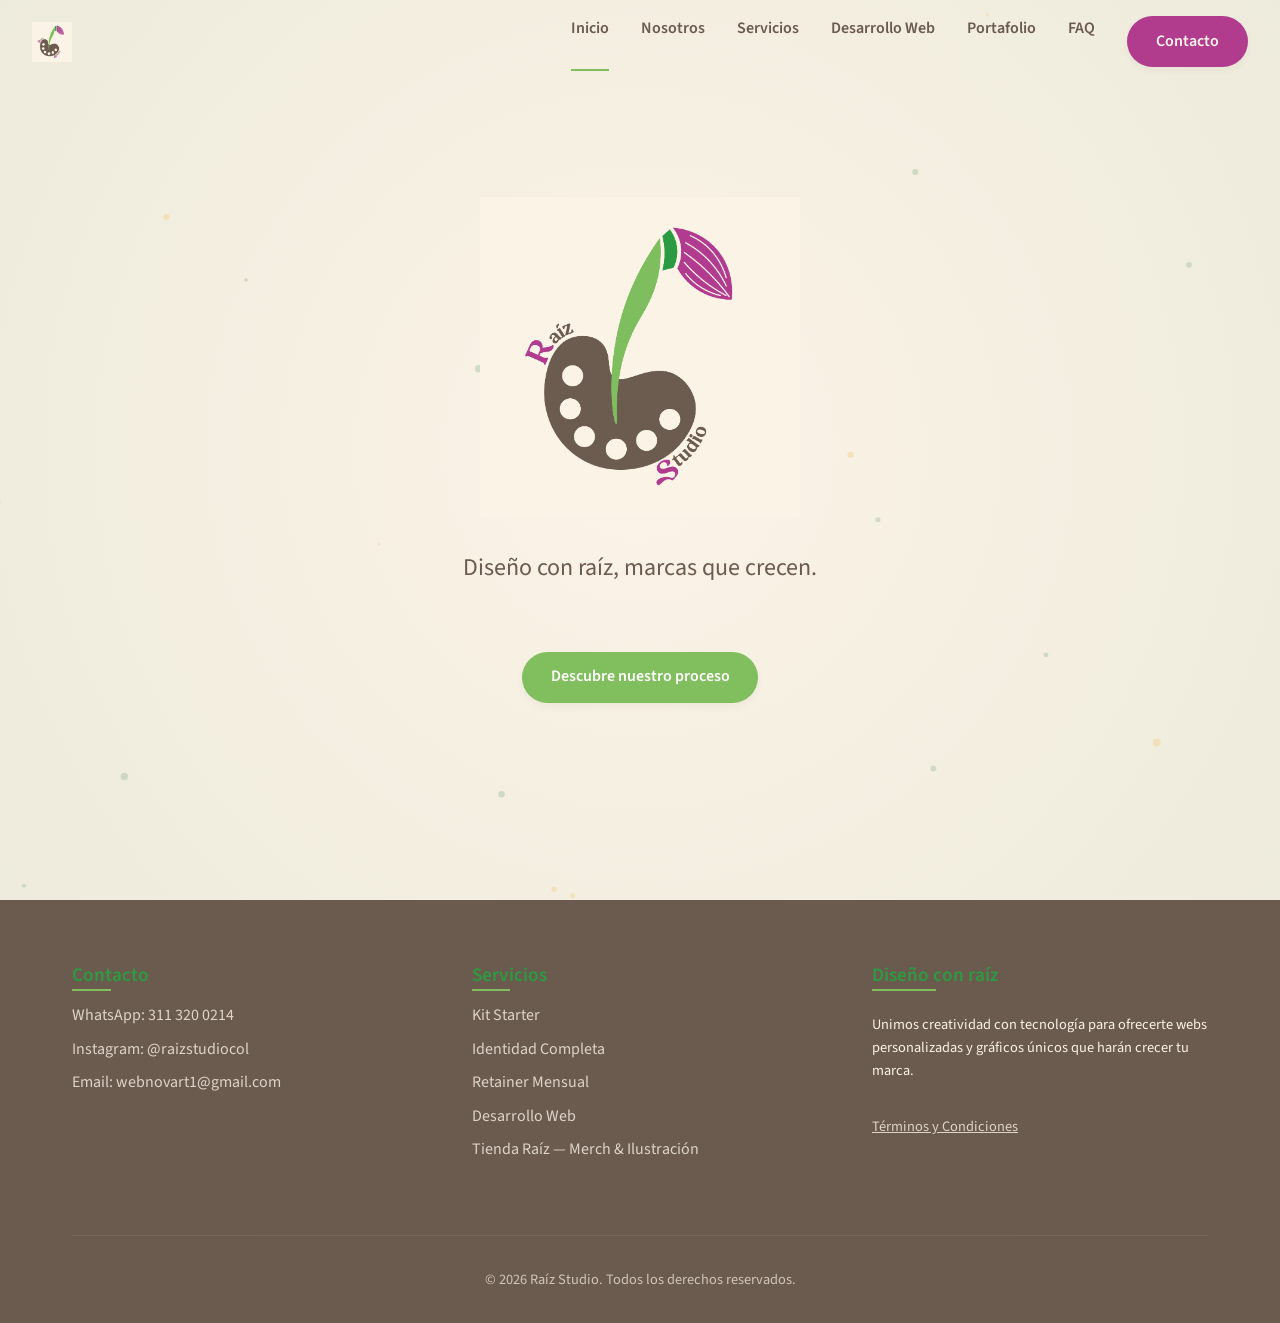
<file: index.html>
<!DOCTYPE html>
<html lang="es">

<head>
  <meta charset="UTF-8">
  <meta name="viewport" content="width=device-width, initial-scale=1.0">
  <title>Inicio | Raíz Studio</title>
  <link rel="icon" href="assets/images/Raiz estudio.png" type="image/png">
  <link rel="preconnect" href="https://fonts.googleapis.com">
  <link rel="preconnect" href="https://fonts.gstatic.com" crossorigin>
  <link
    href="https://fonts.googleapis.com/css2?family=Playfair+Display:ital,wght@0,400;0,600;0,700;1,400&family=Source+Sans+3:ital,wght@0,400;0,600;1,400&display=swap"
    rel="stylesheet">
  <link rel="stylesheet" href="css/variables.css">
  <link rel="stylesheet" href="css/base.css">
  <link rel="stylesheet" href="css/components.css">
  <link rel="stylesheet" href="css/sections.css">
  <link rel="stylesheet" href="css/footer.css">
</head>

<body class="home-page">

  <nav class="navbar">
    <div class="nav-logo">
      <a href="index.html" style="display: flex; align-items: center;">
        <img src="assets/images/Raiz estudio.png" alt="Raíz Studio Logo">
      </a>
    </div>
    <button class="hamburger">
      <span class="hamburger-line"></span>
      <span class="hamburger-line"></span>
      <span class="hamburger-line"></span>
    </button>
    <div class="nav-links">
      <a href="index.html" class="active">Inicio</a>
      <a href="nosotros.html">Nosotros</a>
      <a href="servicios.html">Servicios</a>
      <a href="desarrolloweb.html">Desarrollo Web</a>
      <a href="portafolio.html">Portafolio</a>
      <a href="faq.html">FAQ</a>
      <a href="contacto.html" class="btn btn-primary">Contacto</a>
    </div>
  </nav>

  <main>

    <section id="inicio" class="hero">
      <canvas id="hero-canvas"></canvas>
      <div class="hero-content">
        <img src="assets/images/Raiz estudio.png" alt="Raíz Studio Logo" class="hero-logo">
        <h1 class="hero-title" style="display: none;">Raíz Studio</h1>
        <p class="hero-subtitle">Diseño con raíz, marcas que crecen.</p>
        <a href="nosotros.html" class="btn btn-secondary">Descubre nuestro proceso</a>
      </div>
    </section>

  </main>

  <footer>
    <div class="container">
      <div class="footer-grid">
        <div class="footer-section">
          <h3>Contacto</h3>
          <ul>
            <li><a href="https://wa.me/3113200214">WhatsApp: 311 320 0214</a></li>
            <li><a href="https://www.instagram.com/raizstudiocol?stkn=OHVyb2treWM5emw1" target="_blank" rel="noopener noreferrer">Instagram: @raizstudiocol</a></li>
            <li><a href="mailto:webnovart1@gmail.com">Email: webnovart1@gmail.com</a></li>
          </ul>
        </div>
        <div class="footer-section">
          <h3>Servicios</h3>
          <ul>
            <li><a href="servicios.html">Kit Starter</a></li>
            <li><a href="servicios.html">Identidad Completa</a></li>
            <li><a href="servicios.html">Retainer Mensual</a></li>
            <li><a href="servicios.html">Desarrollo Web</a></li>
            <li><a href="servicios.html">Tienda Raíz — Merch & Ilustración</a></li>
          </ul>
        </div>
        <div class="footer-section">
          <h3>Diseño con raíz</h3>
          <p style="font-size: 0.9rem; margin-top: 10px;">Unimos creatividad con tecnología para ofrecerte webs
            personalizadas y gráficos únicos que harán crecer tu marca.</p>
          <a href="terminos.html" style="font-size: 0.9rem; text-decoration: underline;">Términos y Condiciones</a>
        </div>
      </div>
      <div class="copyright">
        &copy; 2026 Raíz Studio. Todos los derechos reservados.
      </div>
    </div>
  </footer>

  <script src="data/portfolio-data.js"></script>
  <script src="js/app.js"></script>
</body>

</html>
</file>
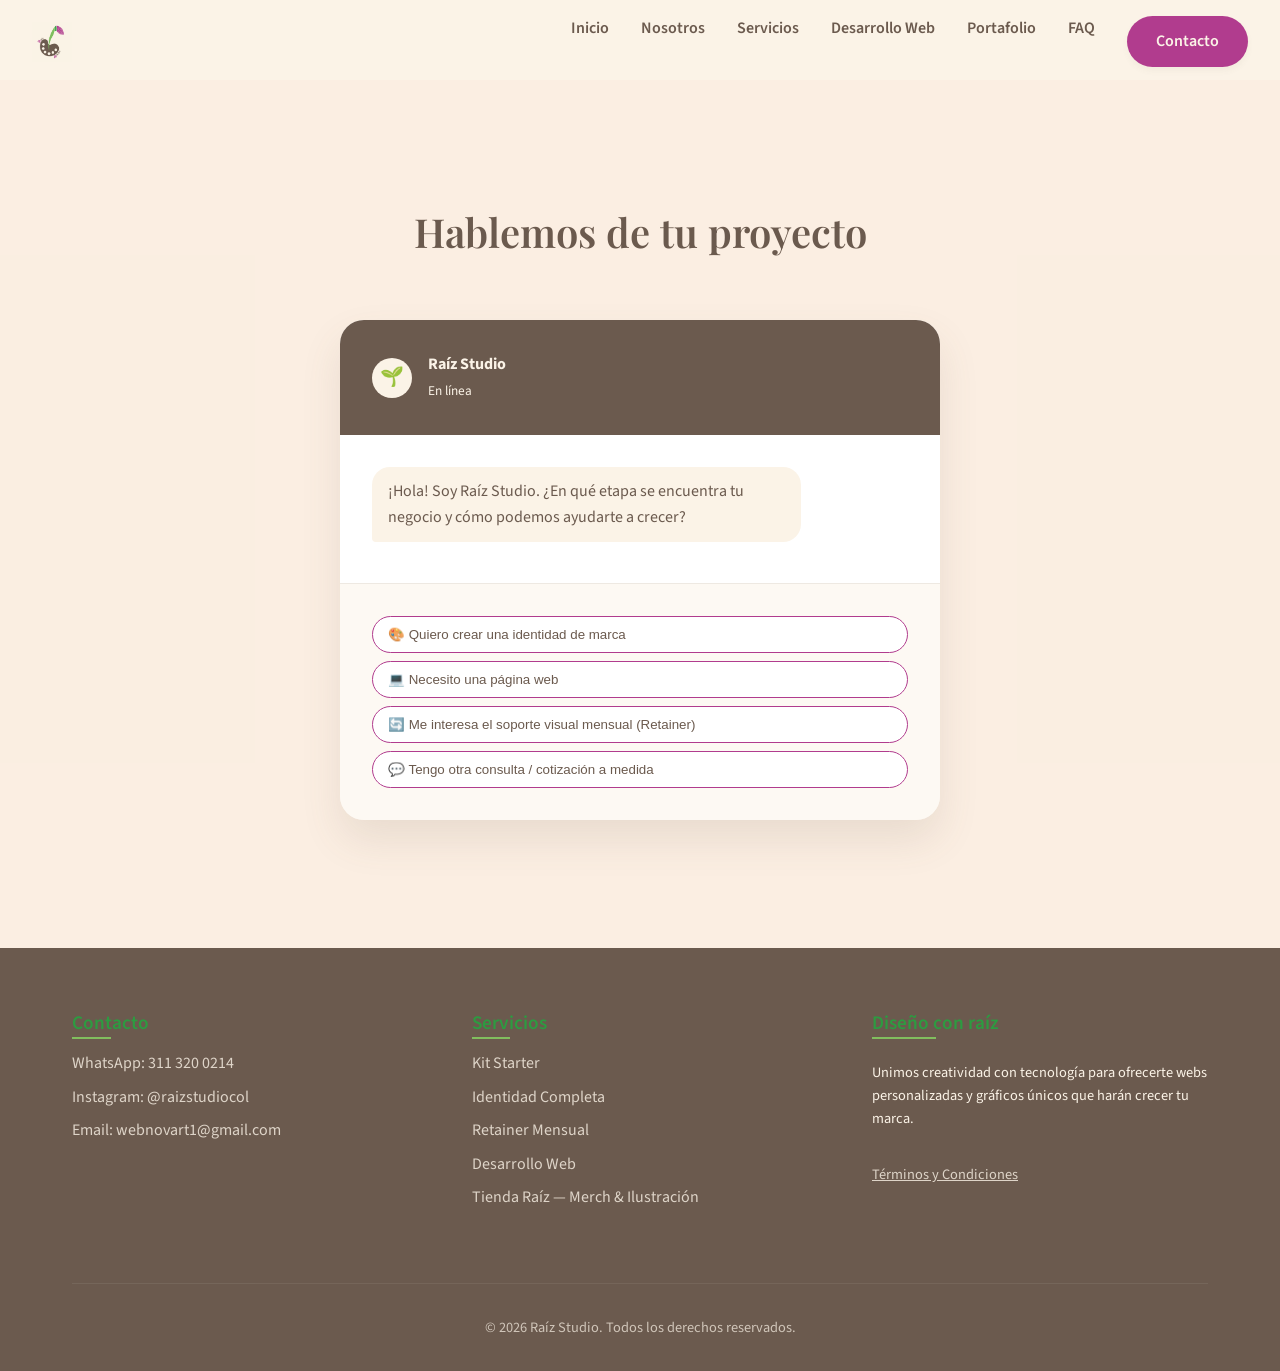
<file: contacto.html>
<!DOCTYPE html>
<html lang="es">

<head>
  <meta charset="UTF-8">
  <meta name="viewport" content="width=device-width, initial-scale=1.0">
  <title>Contacto | Raíz Studio</title>
  <link rel="icon" href="assets/images/Raiz estudio.png" type="image/png">
  <link rel="preconnect" href="https://fonts.googleapis.com">
  <link rel="preconnect" href="https://fonts.gstatic.com" crossorigin>
  <link
    href="https://fonts.googleapis.com/css2?family=Playfair+Display:ital,wght@0,400;0,600;0,700;1,400&family=Source+Sans+3:ital,wght@0,400;0,600;1,400&display=swap"
    rel="stylesheet">
  <link rel="stylesheet" href="css/variables.css">
  <link rel="stylesheet" href="css/base.css">
  <link rel="stylesheet" href="css/components.css">
  <link rel="stylesheet" href="css/sections.css">
  <link rel="stylesheet" href="css/footer.css">
</head>

<body>

  <nav class="navbar">
    <div class="nav-logo">
      <a href="index.html" style="display: flex; align-items: center;">
        <img src="assets/images/Raiz estudio.png" alt="Raíz Studio Logo">
      </a>
    </div>
    <button class="hamburger">
      <span class="hamburger-line"></span>
      <span class="hamburger-line"></span>
      <span class="hamburger-line"></span>
    </button>
    <div class="nav-links">
      <a href="index.html">Inicio</a>
      <a href="nosotros.html">Nosotros</a>
      <a href="servicios.html">Servicios</a>
      <a href="desarrolloweb.html">Desarrollo Web</a>
      <a href="portafolio.html">Portafolio</a>
      <a href="faq.html">FAQ</a>
      <a href="contacto.html" class="btn btn-primary">Contacto</a>
    </div>
  </nav>

  <main style="padding-top: 80px;">

    <section id="contacto" class="contact section-padding">
      <div class="container">
        <h2 class="text-center" style="margin-bottom: var(--spacing-lg);">Hablemos de tu proyecto</h2>

        <div class="chat-widget">
          <div class="chat-header">
            <div class="chat-avatar">🌱</div>
            <div>
              <strong>Raíz Studio</strong><br>
              <small>En línea</small>
            </div>
          </div>
          <div class="chat-messages" id="chat-messages">
            <div class="message bot">¡Hola! Soy Raíz Studio. ¿En qué etapa se encuentra tu negocio y cómo podemos ayudarte a crecer?</div>
          </div>
          <div class="chat-options">
            <button class="chat-option-btn" data-action="identidad">🎨 Quiero crear una identidad de marca</button>
            <button class="chat-option-btn" data-action="web">💻 Necesito una página web</button>
            <button class="chat-option-btn" data-action="retainer">🔄 Me interesa el soporte visual mensual (Retainer)</button>
            <button class="chat-option-btn" data-action="otro">💬 Tengo otra consulta / cotización a medida</button>
          </div>
        </div>
      </div>
    </section>

  </main>

  <footer>
    <div class="container">
      <div class="footer-grid">
        <div class="footer-section">
          <h3>Contacto</h3>
          <ul>
            <li><a href="https://wa.me/3113200214">WhatsApp: 311 320 0214</a></li>
            <li><a href="https://www.instagram.com/raizstudiocol?stkn=OHVyb2treWM5emw1" target="_blank" rel="noopener noreferrer">Instagram: @raizstudiocol</a></li>
            <li><a href="mailto:webnovart1@gmail.com">Email: webnovart1@gmail.com</a></li>
          </ul>
        </div>
        <div class="footer-section">
          <h3>Servicios</h3>
          <ul>
            <li><a href="servicios.html">Kit Starter</a></li>
            <li><a href="servicios.html">Identidad Completa</a></li>
            <li><a href="servicios.html">Retainer Mensual</a></li>
            <li><a href="servicios.html">Desarrollo Web</a></li>
            <li><a href="servicios.html">Tienda Raíz — Merch & Ilustración</a></li>
          </ul>
        </div>
        <div class="footer-section">
          <h3>Diseño con raíz</h3>
          <p style="font-size: 0.9rem; margin-top: 10px;">Unimos creatividad con tecnología para ofrecerte webs personalizadas y gráficos únicos que harán crecer tu marca.</p>
          <a href="terminos.html" style="font-size: 0.9rem; text-decoration: underline;">Términos y Condiciones</a>
        </div>
      </div>
      <div class="copyright">
        &copy; 2026 Raíz Studio. Todos los derechos reservados.
      </div>
    </div>
  </footer>


  <script src="data/portfolio-data.js"></script>
  <script src="js/app.js"></script>
</body>

</html>
</file>
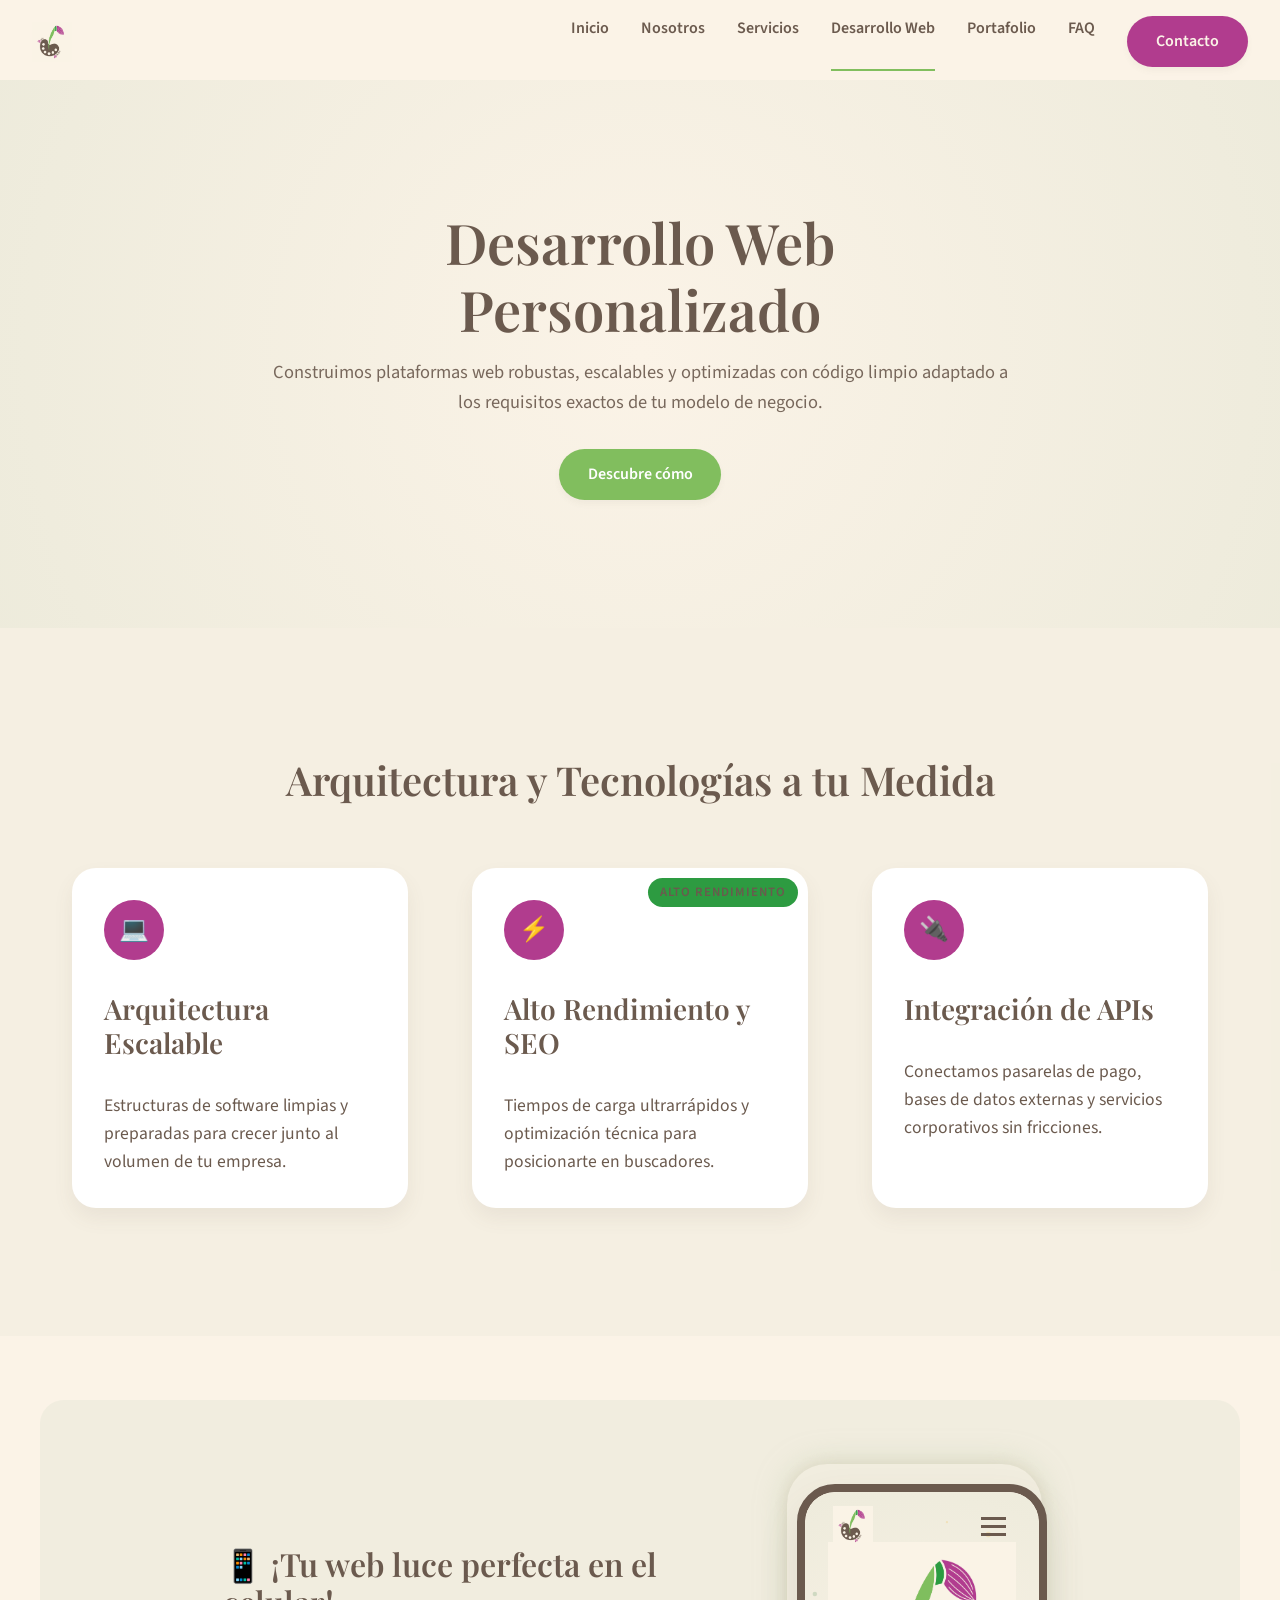
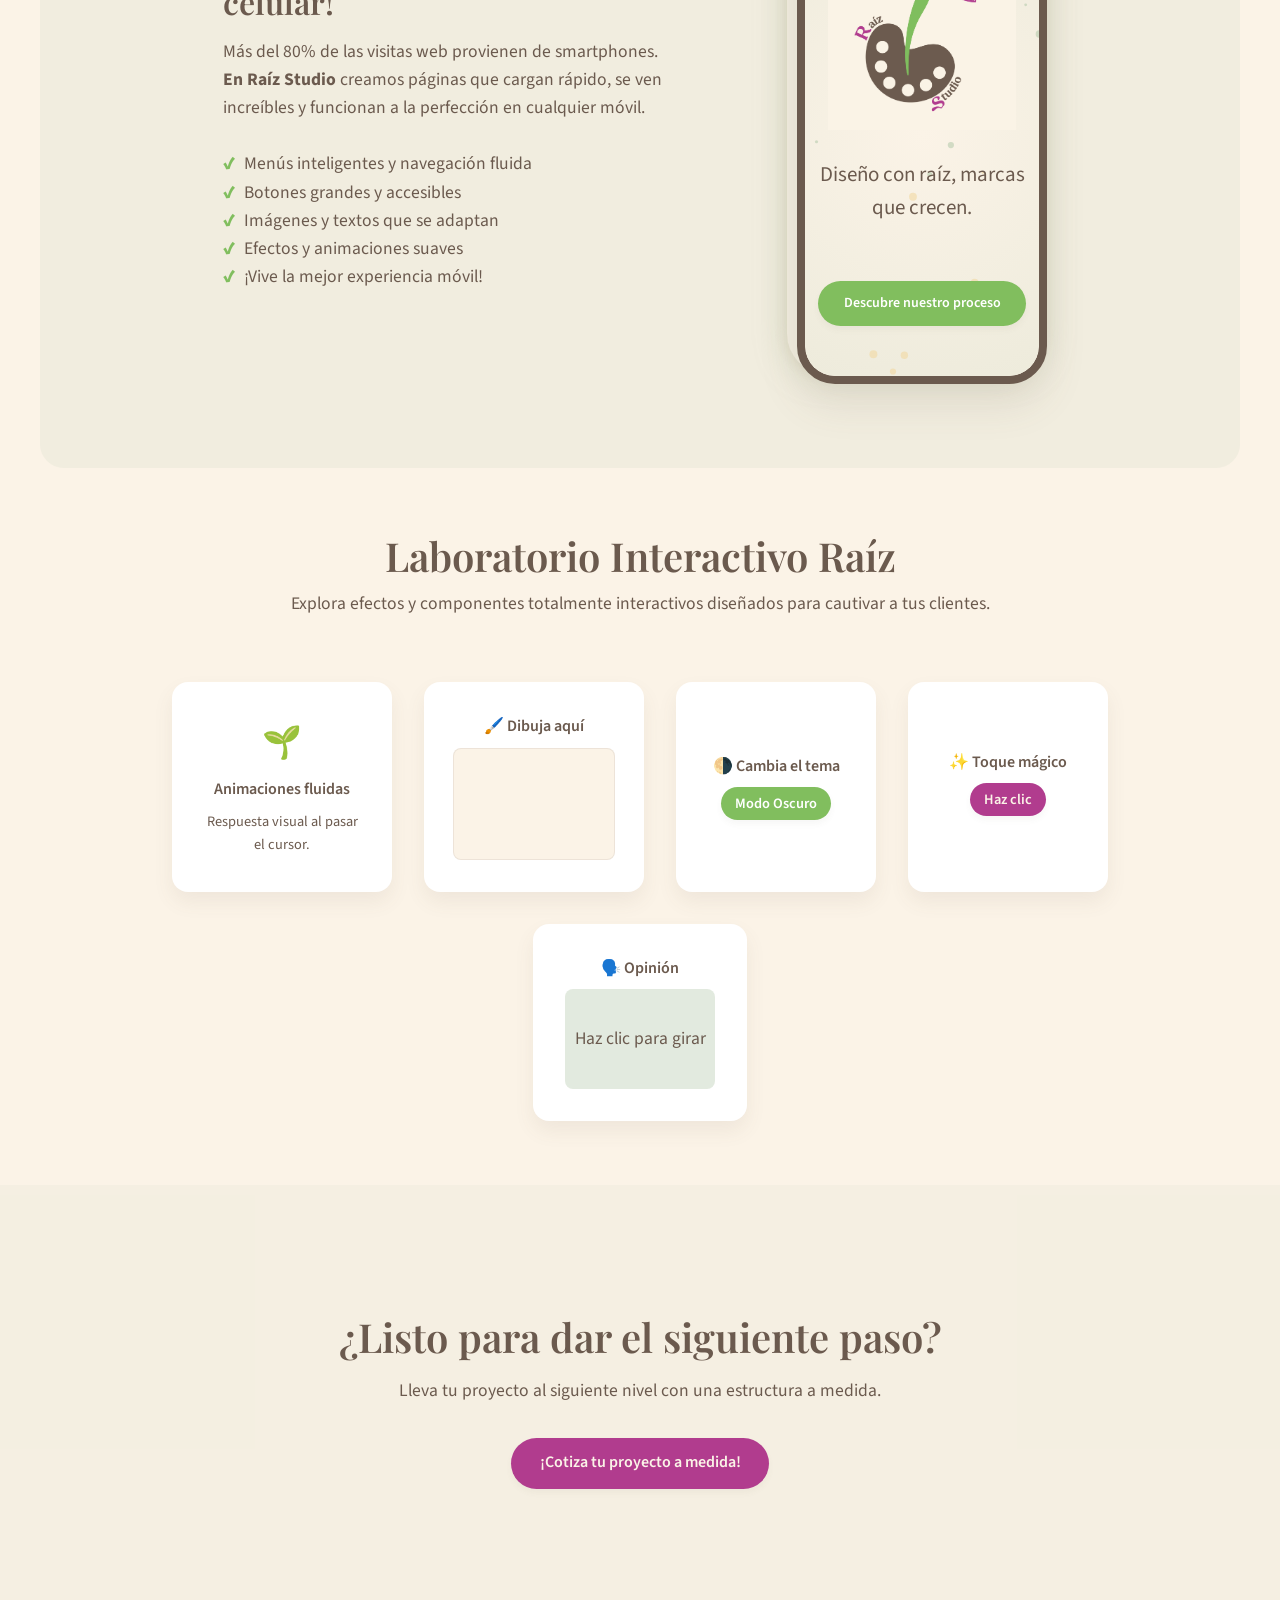
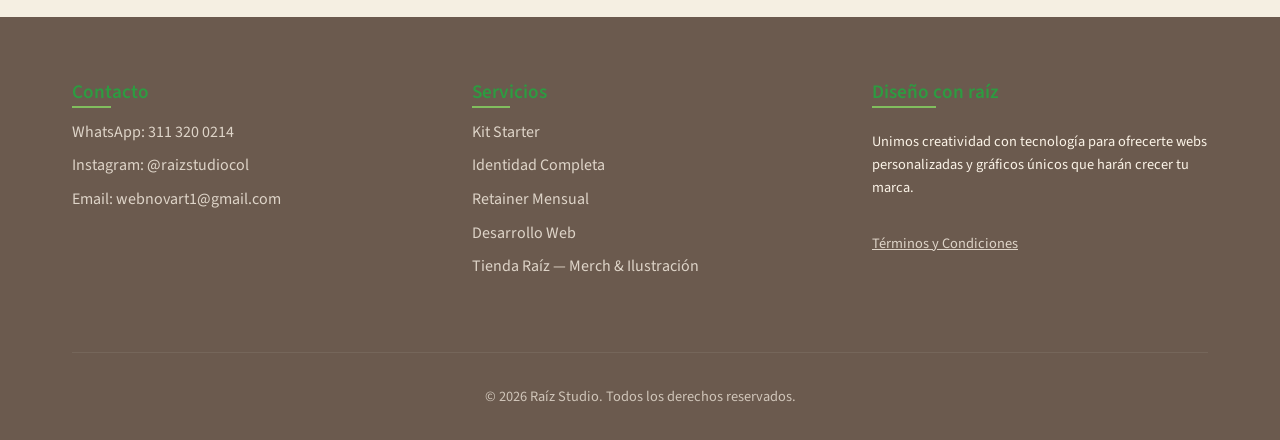
<file: desarrolloweb.html>
<!DOCTYPE html>
<html lang="es">

<head>
  <meta charset="UTF-8">
  <meta name="viewport" content="width=device-width, initial-scale=1.0">
  <title>Desarrollo Web Personalizado | Raíz Studio</title>
  <link rel="icon" href="assets/images/Raiz estudio.png" type="image/png">
  <link rel="preconnect" href="https://fonts.googleapis.com">
  <link rel="preconnect" href="https://fonts.gstatic.com" crossorigin>
  <link
    href="https://fonts.googleapis.com/css2?family=Playfair+Display:ital,wght@0,400;0,600;0,700;1,400&family=Source+Sans+3:ital,wght@0,400;0,600;1,400&display=swap"
    rel="stylesheet">
  <link rel="stylesheet" href="css/variables.css">
  <link rel="stylesheet" href="css/base.css">
  <link rel="stylesheet" href="css/components.css">
  <link rel="stylesheet" href="css/sections.css">
  <link rel="stylesheet" href="css/footer.css">
  <style>
    .mobile-optimized { background: rgba(183, 203, 174, 0.15); border-radius: var(--radius-lg); padding: var(--spacing-lg) var(--spacing-md); margin: var(--spacing-lg) auto; max-width: 1200px; }
    .mobile-optimized-content { display: flex; align-items: center; gap: var(--spacing-lg); flex-wrap: wrap; justify-content: center; }
    .mobile-text { max-width: 500px; }
    .mobile-text h2 { color: var(--color-tierra); margin-bottom: var(--spacing-sm); font-size: 2rem; }
    .mobile-text .check { color: var(--color-salvia); font-weight: bold; margin-right: 5px; }
    .mobile-mockup { position: relative; width: 270px; height: 540px; display: flex; align-items: center; justify-content: center; }
    .phone-frame { width: 250px; height: 500px; border-radius: 38px; border: 8px solid var(--color-tierra); background: var(--color-tierra); box-shadow: var(--shadow-lg); overflow: hidden; position: relative; }
    .phone-frame iframe { width: 100%; height: 100%; border: none; border-radius: 30px; background: var(--color-crema); }
    .phone-glow { position: absolute; z-index: -1; width: 255px; height: 510px; left: 0; top: 0; border-radius: 40px; box-shadow: 0 0 30px rgba(183, 203, 174, 0.5), 0 0 15px rgba(239, 195, 172, 0.4); pointer-events: none; }
    .immersive-experience { max-width: 1200px; margin: var(--spacing-lg) auto; text-align: center; padding: 0 var(--spacing-md); }
    .interactive-row { display: flex; flex-wrap: wrap; gap: var(--spacing-md); justify-content: center; margin-top: var(--spacing-md); }
    .immersive-item { background: var(--color-blanco); border-radius: var(--radius-md); padding: var(--spacing-md); box-shadow: var(--shadow-md); min-width: 200px; max-width: 220px; display: flex; flex-direction: column; align-items: center; justify-content: center; gap: var(--spacing-xs); position: relative; transition: transform 0.3s ease; }
    .immersive-item span { font-weight: 600; color: var(--color-tierra); }
    #draw-canvas { background: var(--color-crema); border-radius: var(--radius-sm); border: 1px solid var(--color-tierra-transparente); cursor: crosshair; }
    .particle { position: absolute; width: 9px; height: 9px; border-radius: 50%; background: var(--color-durazno); pointer-events: none; }
    .flip-card { width: 150px; height: 100px; perspective: 1000px; cursor: pointer; margin: 0 auto; }
    .flip-card-inner { position: relative; width: 100%; height: 100%; text-align: center; transition: transform 0.6s; transform-style: preserve-3d; }
    .flip-card.flipped .flip-card-inner { transform: rotateY(180deg); }
    .flip-card-front, .flip-card-back { position: absolute; width: 100%; height: 100%; -webkit-backface-visibility: hidden; backface-visibility: hidden; border-radius: var(--radius-sm); display: flex; flex-direction: column; align-items: center; justify-content: center; padding: 8px; font-size: 0.85rem; }
    .flip-card-front { background: rgba(183, 203, 174, 0.4); color: var(--color-tierra); }
    .flip-card-back { background: rgba(239, 195, 172, 0.6); color: var(--color-tierra); transform: rotateY(180deg); }
    body.dark-mode { background-color: #1a1d24 !important; color: #f4f4f4 !important; }
    body.dark-mode .card, body.dark-mode .service-card, body.dark-mode .immersive-item, body.dark-mode .mobile-optimized { background-color: #232730 !important; color: #f4f4f4 !important; box-shadow: 0 4px 20px rgba(0, 0, 0, 0.5) !important; }
    body.dark-mode h1, body.dark-mode h2, body.dark-mode h3, body.dark-mode p, body.dark-mode span, body.dark-mode strong { color: #f4f4f4 !important; }
    body.dark-mode .flip-card-front { background: #323846 !important; color: #f4f4f4 !important; }
    body.dark-mode .flip-card-back { background: #403631 !important; color: #f4f4f4 !important; }
    body.dark-mode #draw-canvas { background: #2a2f3d !important; border-color: #444 !important; }
    @media (max-width: 767px) { .mobile-optimized { display: none !important; } }
  </style>
</head>

<body>
  <nav class="navbar">
    <div class="nav-logo">
      <a href="index.html" style="display: flex; align-items: center;">
        <img src="assets/images/Raiz estudio.png" alt="Raíz Studio Logo">
      </a>
    </div>
    <button class="hamburger">
      <span class="hamburger-line"></span>
      <span class="hamburger-line"></span>
      <span class="hamburger-line"></span>
    </button>
    <div class="nav-links">
      <a href="index.html">Inicio</a>
      <a href="nosotros.html">Nosotros</a>
      <a href="servicios.html">Servicios</a>
      <a href="desarrolloweb.html" class="active">Desarrollo Web</a>
      <a href="portafolio.html">Portafolio</a>
      <a href="faq.html">FAQ</a>
      <a href="contacto.html" class="btn btn-primary">Contacto</a>
    </div>
  </nav>

  <main style="padding-top: 80px;">
    <section class="section-padding" style="background: radial-gradient(circle at center, var(--color-crema) 0%, rgba(183, 203, 174, 0.2) 100%); text-align: center;">
      <div class="container" style="max-width: 800px;">
        <h1 style="color: var(--color-tierra); margin-bottom: var(--spacing-sm);">Desarrollo Web Personalizado</h1>
        <p style="color: var(--color-tierra); opacity: 0.9; margin-bottom: var(--spacing-md); font-size: 1.15rem;">
          Construimos plataformas web robustas, escalables y optimizadas con código limpio adaptado a los requisitos exactos de tu modelo de negocio.
        </p>
        <a href="#primer-contenido" id="descubre-btn" class="btn btn-secondary">Descubre cómo</a>
      </div>
    </section>

    <section id="primer-contenido" class="services section-padding">
      <div class="container">
        <h2 class="text-center" style="margin-bottom: var(--spacing-lg);">Arquitectura y Tecnologías a tu Medida</h2>
        <div class="services-grid">
          <div class="service-card card">
            <div class="service-icon">💻</div>
            <h3>Arquitectura Escalable</h3>
            <p>Estructuras de software limpias y preparadas para crecer junto al volumen de tu empresa.</p>
          </div>
          <div class="service-card card">
            <div style="position: absolute; top: 10px; right: 10px;">
              <span class="badge badge-popular">Alto Rendimiento</span>
            </div>
            <div class="service-icon">⚡</div>
            <h3>Alto Rendimiento y SEO</h3>
            <p>Tiempos de carga ultrarrápidos y optimización técnica para posicionarte en buscadores.</p>
          </div>
          <div class="service-card card">
            <div class="service-icon">🔌</div>
            <h3>Integración de APIs</h3>
            <p>Conectamos pasarelas de pago, bases de datos externas y servicios corporativos sin fricciones.</p>
          </div>
        </div>
      </div>
    </section>

    <section class="mobile-optimized">
      <div class="mobile-optimized-content">
        <div class="mobile-text">
          <h2><span>📱</span> ¡Tu web luce perfecta en el celular!</h2>
          <p>
            Más del 80% de las visitas web provienen de smartphones.<br>
            <b>En Raíz Studio</b> creamos páginas que cargan rápido, se ven increíbles y funcionan a la perfección en cualquier móvil.<br><br>
            <span class="check">✔</span> Menús inteligentes y navegación fluida<br>
            <span class="check">✔</span> Botones grandes y accesibles<br>
            <span class="check">✔</span> Imágenes y textos que se adaptan<br>
            <span class="check">✔</span> Efectos y animaciones suaves<br>
            <span class="check">✔</span> ¡Vive la mejor experiencia móvil!
          </p>
        </div>
        <div class="mobile-mockup">
          <div class="phone-frame">
            <iframe src="index.html" title="Vista previa móvil"></iframe>
          </div>
          <div class="phone-glow"></div>
        </div>
      </div>
    </section>

    <section class="immersive-experience section-padding">
      <h2 class="text-center" style="color: var(--color-tierra); margin-bottom: 10px;">Laboratorio Interactivo Raíz</h2>
      <p class="text-center" style="margin-bottom: var(--spacing-lg);">Explora efectos y componentes totalmente interactivos diseñados para cautivar a tus clientes.</p>
      <div class="interactive-row">
        <div class="immersive-item interactive-bounce">
          <span style="font-size: 2rem;">🌱</span>
          <span>Animaciones fluidas</span>
          <p style="font-size: 0.9rem; margin-bottom: 0;">Respuesta visual al pasar el cursor.</p>
        </div>
        <div class="immersive-item">
          <span>🖌️ Dibuja aquí</span>
          <canvas id="draw-canvas" width="160" height="110"></canvas>
        </div>
        <div class="immersive-item">
          <span>🌗 Cambia el tema</span>
          <button id="theme-btn" class="btn btn-secondary" style="padding: 6px 14px; font-size: 0.9rem;">Modo Oscuro</button>
        </div>
        <div class="immersive-item">
          <span>✨ Toque mágico</span>
          <button id="particles-btn" class="btn btn-primary" style="padding: 6px 14px; font-size: 0.9rem;">Haz clic</button>
          <div id="particles-container"></div>
        </div>
        <div class="immersive-item">
          <span>🗣️ Opinión</span>
          <div class="flip-card" id="opinion-flip">
            <div class="flip-card-inner">
              <div class="flip-card-front">
                <p style="margin-bottom:0;">Haz clic para girar</p>
              </div>
              <div class="flip-card-back">
                <p style="font-size: 0.82rem; margin-bottom:0;"><i>“¡Nuestra plataforma web es ahora de otro nivel tecnológico!”</i></p>
                <strong style="font-size: 0.8rem;">- Cliente satisfecho</strong>
              </div>
            </div>
          </div>
        </div>
      </div>
    </section>

    <section class="section-padding text-center" style="background-color: rgba(183, 203, 174, 0.1);">
      <div class="container">
        <h2 style="margin-bottom: var(--spacing-sm);">¿Listo para dar el siguiente paso?</h2>
        <p style="margin-bottom: var(--spacing-md);">Lleva tu proyecto al siguiente nivel con una estructura a medida.</p>
        <a href="contacto.html" class="btn btn-primary pulse">¡Cotiza tu proyecto a medida!</a>
      </div>
    </section>
  </main>

  <footer>
    <div class="container">
      <div class="footer-grid">
        <div class="footer-section">
          <h3>Contacto</h3>
          <ul>
            <li><a href="https://wa.me/3113200214">WhatsApp: 311 320 0214</a></li>
            <li><a href="https://www.instagram.com/raizstudiocol?stkn=OHVyb2treWM5emw1" target="_blank" rel="noopener noreferrer">Instagram: @raizstudiocol</a></li>
            <li><a href="mailto:webnovart1@gmail.com">Email: webnovart1@gmail.com</a></li>
          </ul>
        </div>
        <div class="footer-section">
          <h3>Servicios</h3>
          <ul>
            <li><a href="servicios.html">Kit Starter</a></li>
            <li><a href="servicios.html">Identidad Completa</a></li>
            <li><a href="servicios.html">Retainer Mensual</a></li>
            <li><a href="servicios.html">Desarrollo Web</a></li>
            <li><a href="servicios.html">Tienda Raíz — Merch & Ilustración</a></li>
          </ul>
        </div>
        <div class="footer-section">
          <h3>Diseño con raíz</h3>
          <p style="font-size: 0.9rem; margin-top: 10px;">Unimos creatividad con tecnología para ofrecerte webs personalizadas y gráficos únicos que harán crecer tu marca.</p>
          <a href="terminos.html" style="font-size: 0.9rem; text-decoration: underline;">Términos y Condiciones</a>
        </div>
      </div>
      <div class="copyright">&copy; 2026 Raíz Studio. Todos los derechos reservados.</div>
    </div>
  </footer>

  <script src="data/portfolio-data.js"></script>
  <script src="js/app.js"></script>
  <script>
    document.addEventListener("DOMContentLoaded", function () {
      const descubreBtn = document.getElementById('descubre-btn');
      if (descubreBtn) {
        descubreBtn.addEventListener('click', function (e) {
          e.preventDefault();
          document.getElementById('primer-contenido').scrollIntoView({ behavior: 'smooth' });
        });
      }

      const canvas = document.getElementById('draw-canvas');
      if (canvas) {
        const ctx = canvas.getContext('2d');
        let drawing = false;
        function getPos(e) {
          const rect = canvas.getBoundingClientRect();
          if (e.touches && e.touches[0]) {
            return { x: e.touches[0].clientX - rect.left, y: e.touches[0].clientY - rect.top };
          } else {
            return { x: e.clientX - rect.left, y: e.clientY - rect.top };
          }
        }
        canvas.addEventListener('mousedown', (e) => { drawing = true; ctx.beginPath(); const pos = getPos(e); ctx.moveTo(pos.x, pos.y); });
        canvas.addEventListener('mouseup', () => { drawing = false; ctx.beginPath(); });
        canvas.addEventListener('mouseout', () => { drawing = false; ctx.beginPath(); });
        canvas.addEventListener('mousemove', (e) => {
          if (!drawing) return;
          const pos = getPos(e);
          ctx.lineWidth = 2.5;
          ctx.lineCap = 'round';
          ctx.strokeStyle = '#6b5a4e';
          ctx.lineTo(pos.x, pos.y);
          ctx.stroke();
          ctx.beginPath();
          ctx.moveTo(pos.x, pos.y);
        });
        canvas.addEventListener('touchstart', (e) => { e.preventDefault(); drawing = true; ctx.beginPath(); const pos = getPos(e); ctx.moveTo(pos.x, pos.y); }, { passive: false });
        canvas.addEventListener('touchend', (e) => { e.preventDefault(); drawing = false; ctx.beginPath(); }, { passive: false });
        canvas.addEventListener('touchcancel', (e) => { e.preventDefault(); drawing = false; ctx.beginPath(); }, { passive: false });
        canvas.addEventListener('touchmove', (e) => {
          e.preventDefault();
          if (!drawing) return;
          const pos = getPos(e);
          ctx.lineWidth = 2.5;
          ctx.lineCap = 'round';
          ctx.strokeStyle = '#6b5a4e';
          ctx.lineTo(pos.x, pos.y);
          ctx.stroke();
          ctx.beginPath();
          ctx.moveTo(pos.x, pos.y);
        }, { passive: false });
      }

      const themeBtn = document.getElementById('theme-btn');
      if (themeBtn) {
        themeBtn.addEventListener('click', () => {
          document.body.classList.toggle('dark-mode');
          themeBtn.textContent = document.body.classList.contains('dark-mode') ? 'Modo Claro' : 'Modo Oscuro';
        });
      }

      const particlesBtn = document.getElementById('particles-btn');
      const particlesContainer = document.getElementById('particles-container');
      if (particlesBtn && particlesContainer) {
        particlesBtn.addEventListener('click', () => {
          for (let i = 0; i < 15; i++) {
            const p = document.createElement('div');
            p.className = 'particle';
            p.style.left = '55px';
            p.style.top = '15px';
            particlesContainer.appendChild(p);
            const angle = Math.random() * Math.PI * 2;
            const radius = Math.random() * 45 + 20;
            setTimeout(() => {
              p.style.transition = 'all .8s cubic-bezier(.7,.2,.4,1)';
              p.style.transform = `translate(${Math.cos(angle) * radius}px, ${Math.sin(angle) * radius}px) scale(0.4)`;
              p.style.opacity = 0;
            }, 10);
            setTimeout(() => particlesContainer.removeChild(p), 900);
          }
        });
      }

      const opinionFlip = document.getElementById('opinion-flip');
      if (opinionFlip) {
        opinionFlip.addEventListener('click', () => {
          opinionFlip.classList.toggle('flipped');
        });
      }

      document.querySelectorAll('.interactive-bounce').forEach(el => {
        el.addEventListener('mouseover', () => {
          el.style.transform = 'scale(1.06) rotate(-2deg)';
        });
        el.addEventListener('mouseout', () => {
          el.style.transform = '';
        });
      });
    });
  </script>
</body>

</html>
</file>
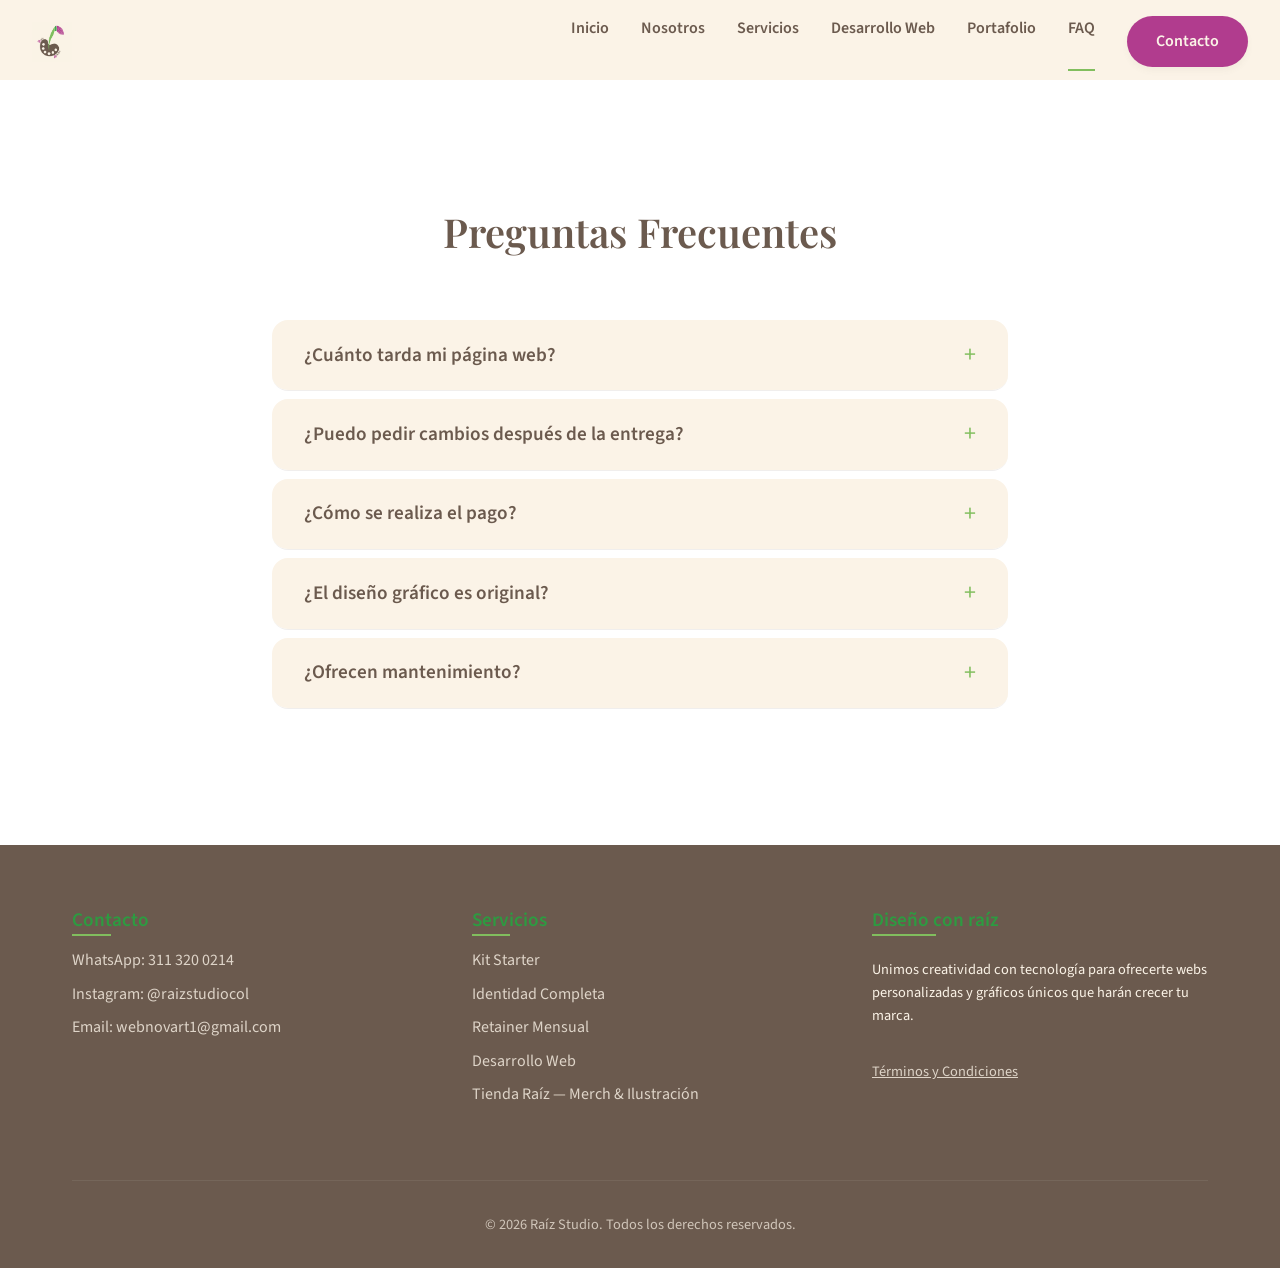
<file: faq.html>
<!DOCTYPE html>
<html lang="es">

<head>
  <meta charset="UTF-8">
  <meta name="viewport" content="width=device-width, initial-scale=1.0">
  <title>Preguntas Frecuentes | Raíz Studio</title>
  <link rel="icon" href="assets/images/Raiz estudio.png" type="image/png">
  <link rel="preconnect" href="https://fonts.googleapis.com">
  <link rel="preconnect" href="https://fonts.gstatic.com" crossorigin>
  <link
    href="https://fonts.googleapis.com/css2?family=Playfair+Display:ital,wght@0,400;0,600;0,700;1,400&family=Source+Sans+3:ital,wght@0,400;0,600;1,400&display=swap"
    rel="stylesheet">
  <link rel="stylesheet" href="css/variables.css">
  <link rel="stylesheet" href="css/base.css">
  <link rel="stylesheet" href="css/components.css">
  <link rel="stylesheet" href="css/sections.css">
  <link rel="stylesheet" href="css/footer.css">
</head>

<body>

  <nav class="navbar">
    <div class="nav-logo">
      <a href="index.html" style="display: flex; align-items: center;">
        <img src="assets/images/Raiz estudio.png" alt="Raíz Studio Logo">
      </a>
    </div>
    <button class="hamburger">
      <span class="hamburger-line"></span>
      <span class="hamburger-line"></span>
      <span class="hamburger-line"></span>
    </button>
    <div class="nav-links">
      <a href="index.html">Inicio</a>
      <a href="nosotros.html">Nosotros</a>
      <a href="servicios.html">Servicios</a>
      <a href="desarrolloweb.html">Desarrollo Web</a>
      <a href="portafolio.html">Portafolio</a>
      <a href="faq.html" class="active">FAQ</a>
      <a href="contacto.html" class="btn btn-primary">Contacto</a>
    </div>
  </nav>

  <main style="padding-top: 80px;">

    <section id="faq" class="section-padding" style="background-color: var(--color-blanco);">
      <div class="container faq">
        <h2 class="text-center" style="margin-bottom: var(--spacing-lg);">Preguntas Frecuentes</h2>

        <div class="accordion-item">
          <div class="accordion-header">
            <h3>¿Cuánto tarda mi página web?</h3>
            <span class="accordion-icon">+</span>
          </div>
          <div class="accordion-content">
            <p>Depende del plan y la complejidad, pero una web básica puede estar lista en 7 días. Proyectos más grandes entre 2 y 4 semanas.</p>
          </div>
        </div>

        <div class="accordion-item">
          <div class="accordion-header">
            <h3>¿Puedo pedir cambios después de la entrega?</h3>
            <span class="accordion-icon">+</span>
          </div>
          <div class="accordion-content">
            <p>¡Sí! Incluimos soporte para ajustes según el plan que elijas.</p>
          </div>
        </div>

        <div class="accordion-item">
          <div class="accordion-header">
            <h3>¿Cómo se realiza el pago?</h3>
            <span class="accordion-icon">+</span>
          </div>
          <div class="accordion-content">
            <p>Se abona el 50% al inicio y el resto al finalizar. Aceptamos transferencias, PayPal y otros medios.</p>
          </div>
        </div>

        <div class="accordion-item">
          <div class="accordion-header">
            <h3>¿El diseño gráfico es original?</h3>
            <span class="accordion-icon">+</span>
          </div>
          <div class="accordion-content">
            <p>Sí, todos los diseños son 100% originales y exclusivos para tu marca.</p>
          </div>
        </div>

        <div class="accordion-item">
          <div class="accordion-header">
            <h3>¿Ofrecen mantenimiento?</h3>
            <span class="accordion-icon">+</span>
          </div>
          <div class="accordion-content">
            <p>¡Por supuesto! Contamos con planes de soporte y mantenimiento para que tu web esté siempre perfecta.</p>
          </div>
        </div>
      </div>
    </section>

  </main>

  <footer>
    <div class="container">
      <div class="footer-grid">
        <div class="footer-section">
          <h3>Contacto</h3>
          <ul>
            <li><a href="https://wa.me/3113200214">WhatsApp: 311 320 0214</a></li>
            <li><a href="https://www.instagram.com/raizstudiocol?stkn=OHVyb2treWM5emw1" target="_blank" rel="noopener noreferrer">Instagram: @raizstudiocol</a></li>
            <li><a href="mailto:webnovart1@gmail.com">Email: webnovart1@gmail.com</a></li>
          </ul>
        </div>
        <div class="footer-section">
          <h3>Servicios</h3>
          <ul>
            <li><a href="servicios.html">Kit Starter</a></li>
            <li><a href="servicios.html">Identidad Completa</a></li>
            <li><a href="servicios.html">Retainer Mensual</a></li>
            <li><a href="servicios.html">Desarrollo Web</a></li>
            <li><a href="servicios.html">Tienda Raíz — Merch & Ilustración</a></li>
          </ul>
        </div>
        <div class="footer-section">
          <h3>Diseño con raíz</h3>
          <p style="font-size: 0.9rem; margin-top: 10px;">Unimos creatividad con tecnología para ofrecerte webs personalizadas y gráficos únicos que harán crecer tu marca.</p>
          <a href="terminos.html" style="font-size: 0.9rem; text-decoration: underline;">Términos y Condiciones</a>
        </div>
      </div>
      <div class="copyright">
        &copy; 2026 Raíz Studio. Todos los derechos reservados.
      </div>
    </div>
  </footer>


  <script src="data/portfolio-data.js"></script>
  <script src="js/app.js"></script>
</body>

</html>
</file>
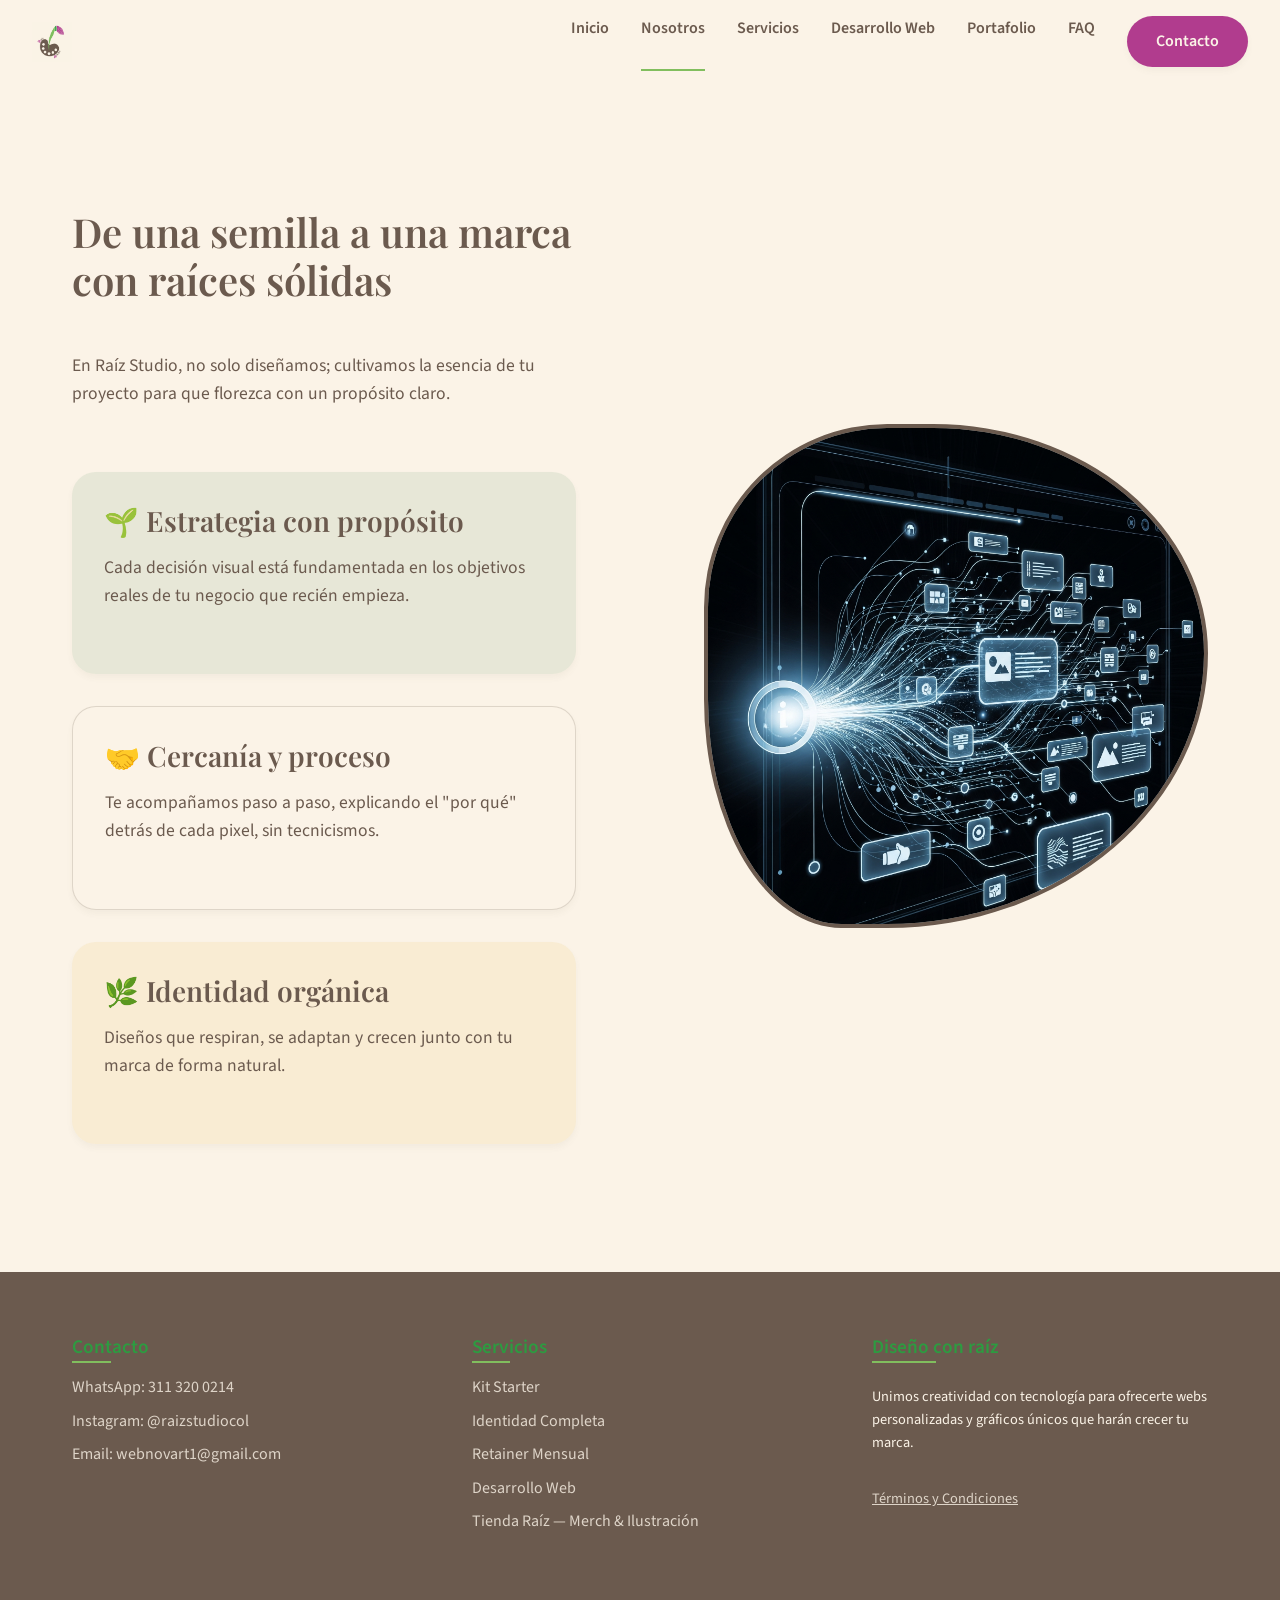
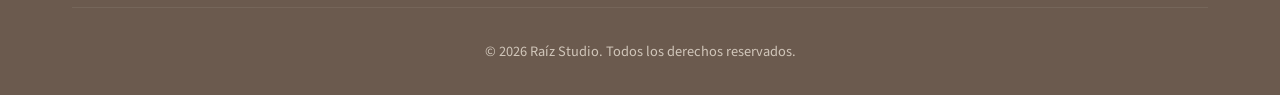
<file: nosotros.html>
<!DOCTYPE html>
<html lang="es">

<head>
  <meta charset="UTF-8">
  <meta name="viewport" content="width=device-width, initial-scale=1.0">
  <title>Nosotros | Raíz Studio</title>
  <link rel="icon" href="assets/images/Raiz estudio.png" type="image/png">
  <link rel="preconnect" href="https://fonts.googleapis.com">
  <link rel="preconnect" href="https://fonts.gstatic.com" crossorigin>
  <link
    href="https://fonts.googleapis.com/css2?family=Playfair+Display:ital,wght@0,400;0,600;0,700;1,400&family=Source+Sans+3:ital,wght@0,400;0,600;1,400&display=swap"
    rel="stylesheet">
  <link rel="stylesheet" href="css/variables.css">
  <link rel="stylesheet" href="css/base.css">
  <link rel="stylesheet" href="css/components.css">
  <link rel="stylesheet" href="css/sections.css">
  <link rel="stylesheet" href="css/footer.css">
</head>

<body>

  <nav class="navbar">
    <div class="nav-logo">
      <a href="index.html" style="display: flex; align-items: center;">
        <img src="assets/images/Raiz estudio.png" alt="Raíz Studio Logo">
      </a>
    </div>
    <button class="hamburger">
      <span class="hamburger-line"></span>
      <span class="hamburger-line"></span>
      <span class="hamburger-line"></span>
    </button>
    <div class="nav-links">
      <a href="index.html">Inicio</a>
      <a href="nosotros.html" class="active">Nosotros</a>
      <a href="servicios.html">Servicios</a>
      <a href="desarrolloweb.html">Desarrollo Web</a>
      <a href="portafolio.html">Portafolio</a>
      <a href="faq.html">FAQ</a>
      <a href="contacto.html" class="btn btn-primary">Contacto</a>
    </div>
  </nav>

  <main style="padding-top: 80px;">

    <section id="nosotros" class="about section-padding">
      <div class="container about-grid">
        <div class="about-pillars">
          <h2>De una semilla a una marca con raíces sólidas</h2>
          <p>En Raíz Studio, no solo diseñamos; cultivamos la esencia de tu proyecto para que florezca con un propósito
            claro.</p>

          <div class="pillar-card pillar-1">
            <h3>🌱 Estrategia con propósito</h3>
            <p>Cada decisión visual está fundamentada en los objetivos reales de tu negocio que recién empieza.</p>
          </div>
          <div class="pillar-card pillar-2">
            <h3>🤝 Cercanía y proceso</h3>
            <p>Te acompañamos paso a paso, explicando el "por qué" detrás de cada pixel, sin tecnicismos.</p>
          </div>
          <div class="pillar-card pillar-3">
            <h3>🌿 Identidad orgánica</h3>
            <p>Diseños que respiran, se adaptan y crecen junto con tu marca de forma natural.</p>
          </div>
        </div>

        <div class="about-image-wrapper text-center">
          <div class="about-image-container">
            <img src="assets/images/Gemini_Generated_Image_v2wlfrv2wlfrv2wl.png" alt="Equipo de Raíz Studio"
              loading="lazy">
          </div>
        </div>
      </div>
    </section>

  </main>

  <footer>
    <div class="container">
      <div class="footer-grid">
        <div class="footer-section">
          <h3>Contacto</h3>
          <ul>
            <li><a href="https://wa.me/3113200214">WhatsApp: 311 320 0214</a></li>
            <li><a href="https://www.instagram.com/raizstudiocol?stkn=OHVyb2treWM5emw1" target="_blank" rel="noopener noreferrer">Instagram: @raizstudiocol</a></li>
            <li><a href="mailto:webnovart1@gmail.com">Email: webnovart1@gmail.com</a></li>
          </ul>
        </div>
        <div class="footer-section">
          <h3>Servicios</h3>
          <ul>
            <li><a href="servicios.html">Kit Starter</a></li>
            <li><a href="servicios.html">Identidad Completa</a></li>
            <li><a href="servicios.html">Retainer Mensual</a></li>
            <li><a href="servicios.html">Desarrollo Web</a></li>
            <li><a href="servicios.html">Tienda Raíz — Merch & Ilustración</a></li>
          </ul>
        </div>
        <div class="footer-section">
          <h3>Diseño con raíz</h3>
          <p style="font-size: 0.9rem; margin-top: 10px;">Unimos creatividad con tecnología para ofrecerte webs
            personalizadas y gráficos únicos que harán crecer tu marca.</p>
          <a href="terminos.html" style="font-size: 0.9rem; text-decoration: underline;">Términos y Condiciones</a>
        </div>
      </div>
      <div class="copyright">
        &copy; 2026 Raíz Studio. Todos los derechos reservados.
      </div>
    </div>
  </footer>


  <script src="data/portfolio-data.js"></script>
  <script src="js/app.js"></script>
</body>

</html>
</file>
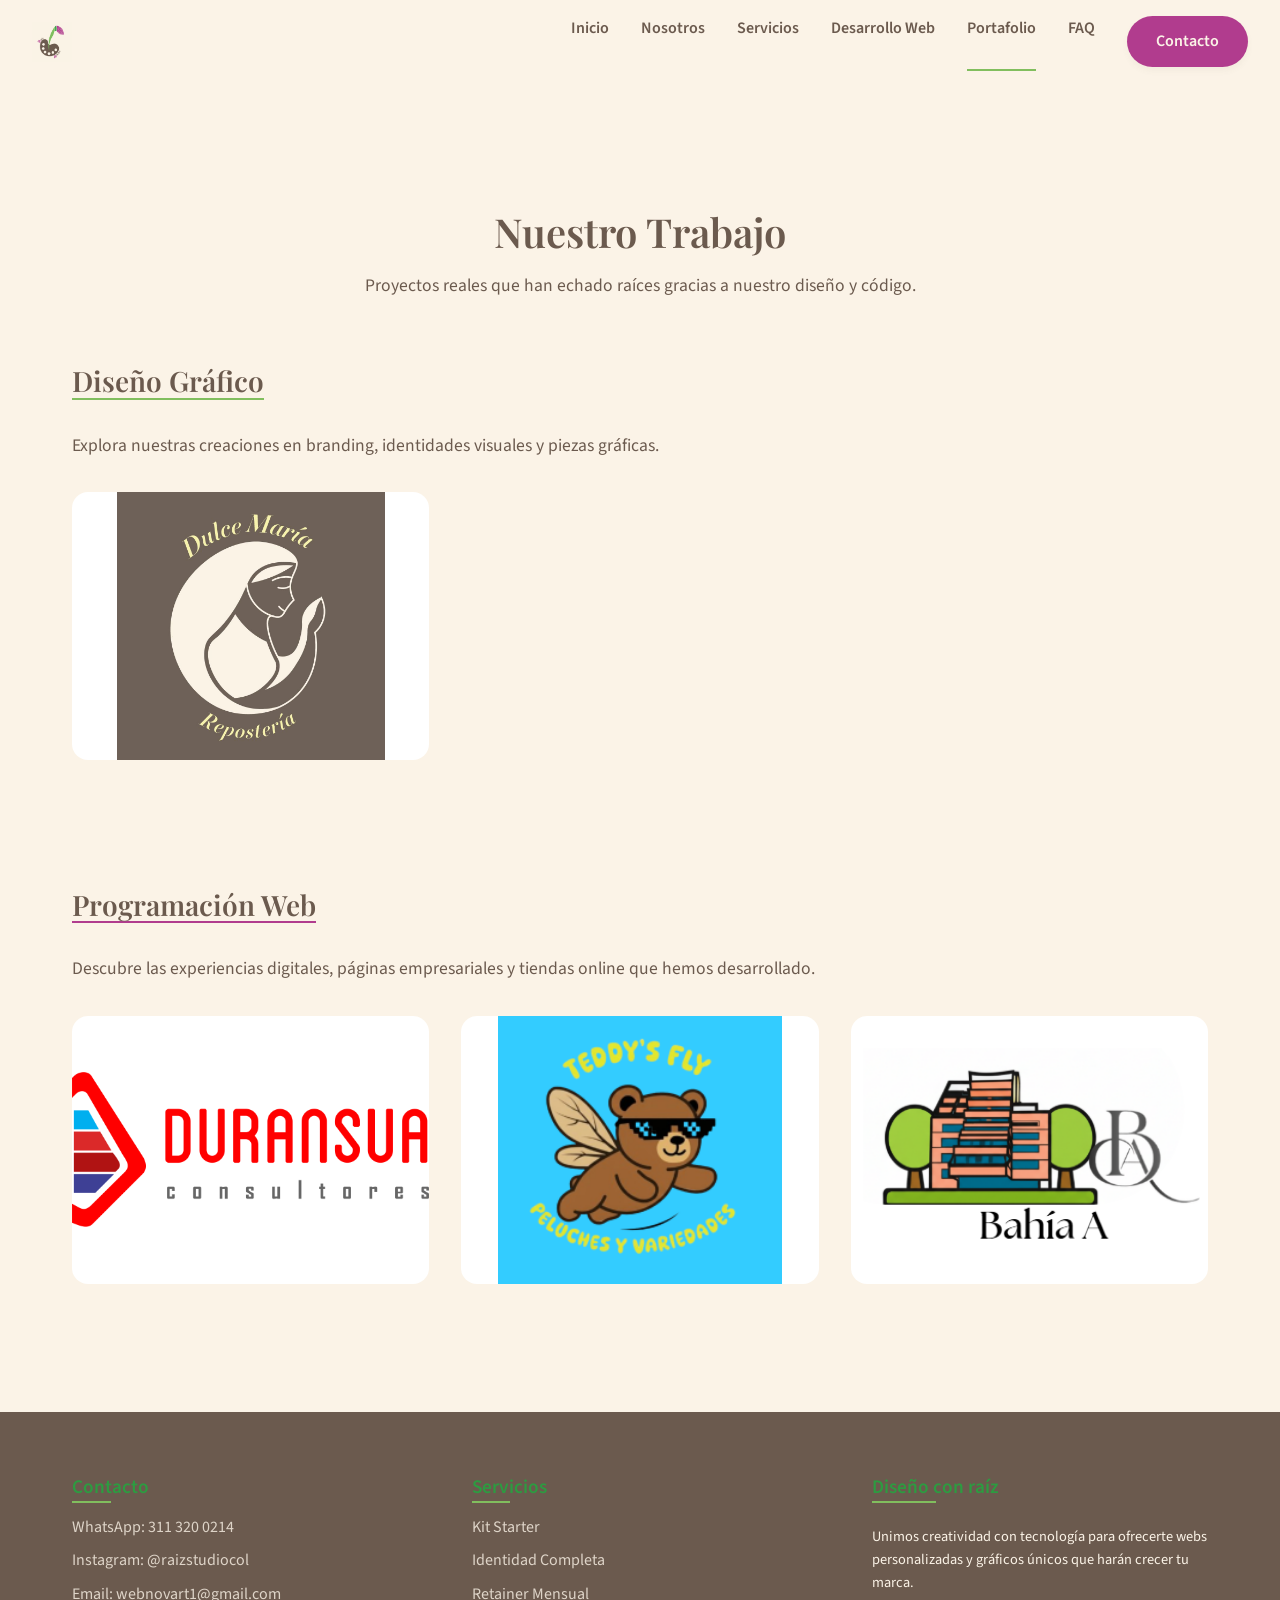
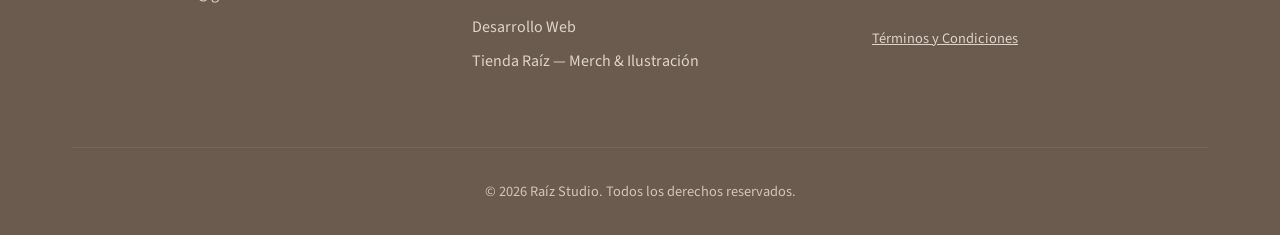
<file: portafolio.html>
<!DOCTYPE html>
<html lang="es">

<head>
  <meta charset="UTF-8">
  <meta name="viewport" content="width=device-width, initial-scale=1.0">
  <title>Portafolio | Raíz Studio</title>
  <link rel="icon" href="assets/images/Raiz estudio.png" type="image/png">
  <link rel="preconnect" href="https://fonts.googleapis.com">
  <link rel="preconnect" href="https://fonts.gstatic.com" crossorigin>
  <link
    href="https://fonts.googleapis.com/css2?family=Playfair+Display:ital,wght@0,400;0,600;0,700;1,400&family=Source+Sans+3:ital,wght@0,400;0,600;1,400&display=swap"
    rel="stylesheet">
  <link rel="stylesheet" href="css/variables.css">
  <link rel="stylesheet" href="css/base.css">
  <link rel="stylesheet" href="css/components.css">
  <link rel="stylesheet" href="css/sections.css">
  <link rel="stylesheet" href="css/footer.css">
</head>

<body>

  <nav class="navbar">
    <div class="nav-logo">
      <a href="index.html" style="display: flex; align-items: center;">
        <img src="assets/images/Raiz estudio.png" alt="Raíz Studio Logo">
      </a>
    </div>
    <button class="hamburger">
      <span class="hamburger-line"></span>
      <span class="hamburger-line"></span>
      <span class="hamburger-line"></span>
    </button>
    <div class="nav-links">
      <a href="index.html">Inicio</a>
      <a href="nosotros.html">Nosotros</a>
      <a href="servicios.html">Servicios</a>
      <a href="desarrolloweb.html">Desarrollo Web</a>
      <a href="portafolio.html" class="active">Portafolio</a>
      <a href="faq.html">FAQ</a>
      <a href="contacto.html" class="btn btn-primary">Contacto</a>
    </div>
  </nav>

  <main style="padding-top: 80px;">

    <section id="portafolio" class="portfolio section-padding">
      <div class="container">
        <div class="portfolio-header">
          <h2>Nuestro Trabajo</h2>
          <p>Proyectos reales que han echado raíces gracias a nuestro diseño y código.</p>
        </div>

        <div style="margin-bottom: var(--spacing-xl);">
          <h3 style="border-bottom: 2px solid var(--color-salvia); display: inline-block; margin-bottom: var(--spacing-md);">Diseño Gráfico</h3>
          <p>Explora nuestras creaciones en branding, identidades visuales y piezas gráficas.</p>
          <div class="portfolio-grid" id="portfolio-design-grid"></div>
        </div>

        <div>
          <h3 style="border-bottom: 2px solid var(--color-durazno); display: inline-block; margin-bottom: var(--spacing-md);">Programación Web</h3>
          <p>Descubre las experiencias digitales, páginas empresariales y tiendas online que hemos desarrollado.</p>
          <div class="portfolio-grid" id="portfolio-web-grid"></div>
        </div>
      </div>
    </section>

  </main>

  <footer>
    <div class="container">
      <div class="footer-grid">
        <div class="footer-section">
          <h3>Contacto</h3>
          <ul>
            <li><a href="https://wa.me/3113200214">WhatsApp: 311 320 0214</a></li>
            <li><a href="https://www.instagram.com/raizstudiocol?stkn=OHVyb2treWM5emw1" target="_blank" rel="noopener noreferrer">Instagram: @raizstudiocol</a></li>
            <li><a href="mailto:webnovart1@gmail.com">Email: webnovart1@gmail.com</a></li>
          </ul>
        </div>
        <div class="footer-section">
          <h3>Servicios</h3>
          <ul>
            <li><a href="servicios.html">Kit Starter</a></li>
            <li><a href="servicios.html">Identidad Completa</a></li>
            <li><a href="servicios.html">Retainer Mensual</a></li>
            <li><a href="servicios.html">Desarrollo Web</a></li>
            <li><a href="servicios.html">Tienda Raíz — Merch & Ilustración</a></li>
          </ul>
        </div>
        <div class="footer-section">
          <h3>Diseño con raíz</h3>
          <p style="font-size: 0.9rem; margin-top: 10px;">Unimos creatividad con tecnología para ofrecerte webs personalizadas y gráficos únicos que harán crecer tu marca.</p>
          <a href="terminos.html" style="font-size: 0.9rem; text-decoration: underline;">Términos y Condiciones</a>
        </div>
      </div>
      <div class="copyright">
        &copy; 2026 Raíz Studio. Todos los derechos reservados.
      </div>
    </div>
  </footer>


  <div class="modal-overlay" id="case-study-modal">
    <div class="modal-content"></div>
  </div>

  <script src="data/portfolio-data.js"></script>
  <script src="js/app.js"></script>
</body>

</html>
</file>
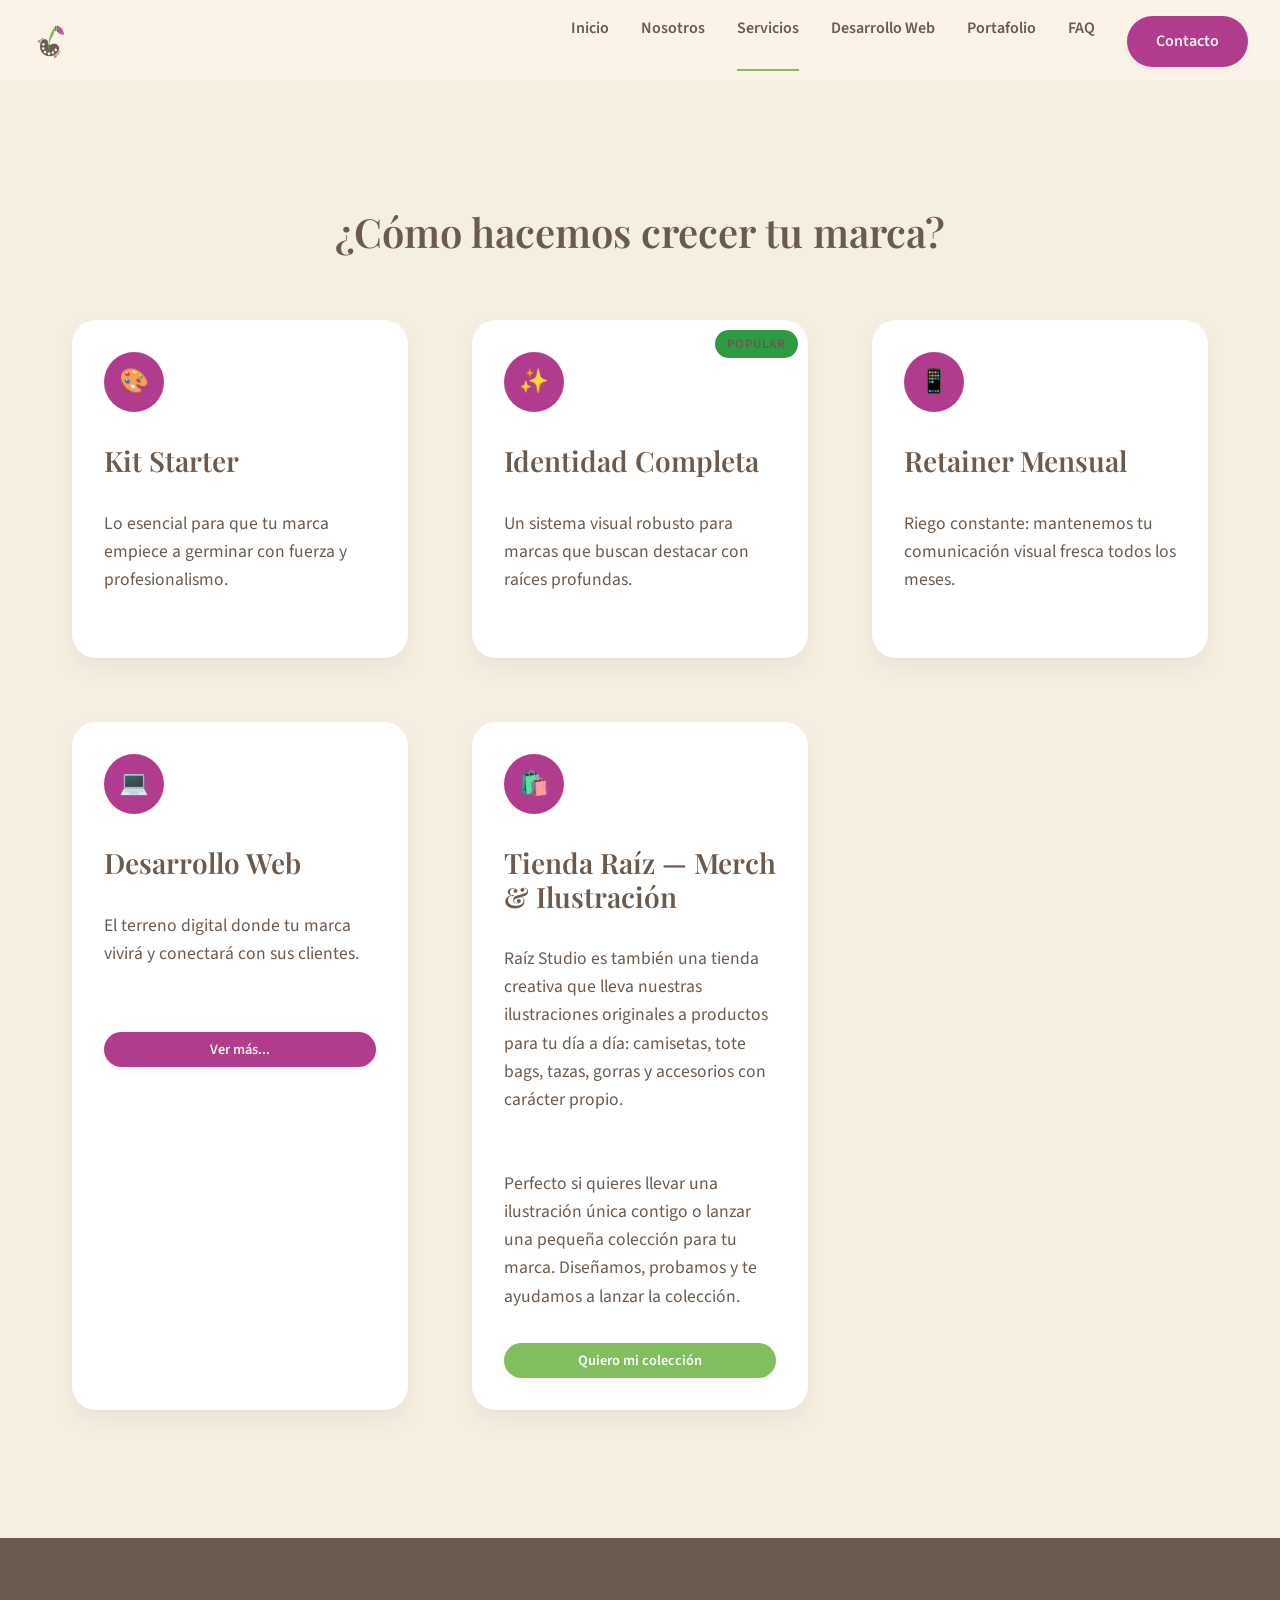
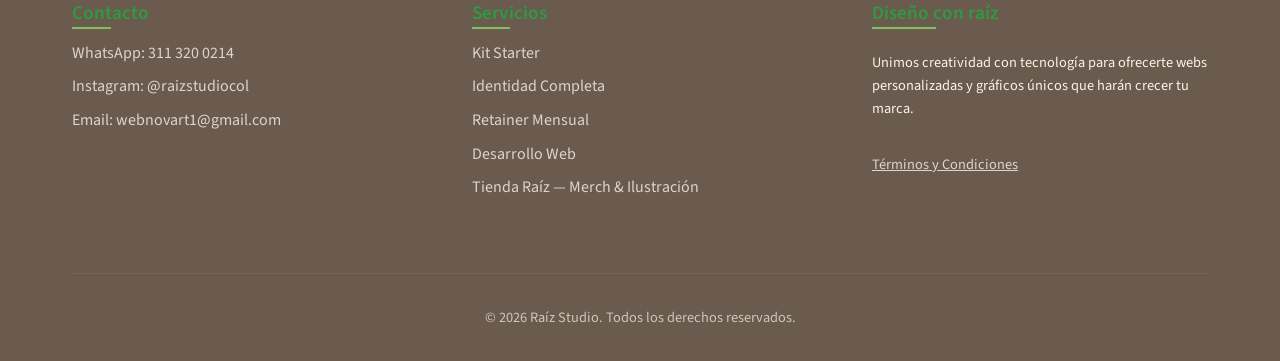
<file: servicios.html>
<!DOCTYPE html>
<html lang="es">

<head>
  <meta charset="UTF-8">
  <meta name="viewport" content="width=device-width, initial-scale=1.0">
  <title>Servicios | Raíz Studio</title>
  <link rel="icon" href="assets/images/Raiz estudio.png" type="image/png">
  <link rel="preconnect" href="https://fonts.googleapis.com">
  <link rel="preconnect" href="https://fonts.gstatic.com" crossorigin>
  <link
    href="https://fonts.googleapis.com/css2?family=Playfair+Display:ital,wght@0,400;0,600;0,700;1,400&family=Source+Sans+3:ital,wght@0,400;0,600;1,400&display=swap"
    rel="stylesheet">
  <link rel="stylesheet" href="css/variables.css">
  <link rel="stylesheet" href="css/base.css">
  <link rel="stylesheet" href="css/components.css">
  <link rel="stylesheet" href="css/sections.css">
  <link rel="stylesheet" href="css/footer.css">
</head>

<body>

  <nav class="navbar">
    <div class="nav-logo">
      <a href="index.html" style="display: flex; align-items: center;">
        <img src="assets/images/Raiz estudio.png" alt="Raíz Studio Logo">
      </a>
    </div>
    <button class="hamburger">
      <span class="hamburger-line"></span>
      <span class="hamburger-line"></span>
      <span class="hamburger-line"></span>
    </button>
    <div class="nav-links">
      <a href="index.html">Inicio</a>
      <a href="nosotros.html">Nosotros</a>
      <a href="servicios.html" class="active">Servicios</a>
      <a href="desarrolloweb.html">Desarrollo Web</a>
      <a href="portafolio.html">Portafolio</a>
      <a href="faq.html">FAQ</a>
      <a href="contacto.html" class="btn btn-primary">Contacto</a>
    </div>
  </nav>

  <main style="padding-top: 80px;">

    <section id="servicios" class="services section-padding">
      <div class="container">
        <h2 class="text-center" style="margin-bottom: var(--spacing-lg);">¿Cómo hacemos crecer tu marca?</h2>

        <div class="services-grid">
          <div class="service-card card">
            <div class="service-icon">🎨</div>
            <h3>Kit Starter</h3>
            <p>Lo esencial para que tu marca empiece a germinar con fuerza y profesionalismo.</p>
            <ul class="service-deliverables">
              <li>Diseño de Logo</li>
              <li>Paleta de Colores</li>
              <li>Selección Tipográfica</li>
              <li>1 Plantilla para redes</li>
              <li>Página Web Sencilla (One-Page)</li>
            </ul>
          </div>

          <div class="service-card card">
            <div style="position: absolute; top: 10px; right: 10px;">
              <span class="badge badge-popular">Popular</span>
            </div>
            <div class="service-icon">✨</div>
            <h3>Identidad Completa</h3>
            <p>Un sistema visual robusto para marcas que buscan destacar con raíces profundas.</p>
            <ul class="service-deliverables">
              <li>Identidad Visual Completa</li>
              <li>Guía de Marca (Brandbook)</li>
              <li>Papelería / Mockups</li>
              <li>Set de Plantillas</li>
              <li>Desarrollo Web Completo</li>
            </ul>
          </div>

          <div class="service-card card">
            <div class="service-icon">📱</div>
            <h3>Retainer Mensual</h3>
            <p>Riego constante: mantenemos tu comunicación visual fresca todos los meses.</p>
            <ul class="service-deliverables">
              <li>Plantillas recurrentes</li>
              <li>Contenido visual para redes</li>
              <li>Soporte de diseño continuo</li>
            </ul>
          </div>

          <div class="service-card card">
            <div class="service-icon">💻</div>
            <h3>Desarrollo Web</h3>
            <p>El terreno digital donde tu marca vivirá y conectará con sus clientes.</p>
            <ul class="service-deliverables">
              <li>Páginas de gestión de marca</li>
              <li>Webs para negocios</li>
              <li>Portafolios de gestión personal</li>
            </ul>
            <a href="desarrolloweb.html" class="btn btn-primary"
              style="margin-top: var(--spacing-sm); font-size: 0.9rem; padding: 6px 14px; display: inline-block;">Ver
              más...</a>
          </div>

          <!-- Nueva tarjeta: Tienda Raíz -->
<div class="service-card card">
  <div class="service-icon">🛍️</div>
  <h3>Tienda Raíz — Merch & Ilustración</h3>
  <p>Raíz Studio es también una tienda creativa que lleva nuestras ilustraciones originales a productos para tu día a día: camisetas, tote bags, tazas, gorras y accesorios con carácter propio.</p>
  <ul class="service-deliverables">
    <li>Ilustraciones originales y estampados exclusivos</li>
    <li>Productos: camisetas, tote bags, tazas, gorras y más</li>
    <li>Diseño y adaptación para impresión (mockups y archivos listos para producción)</li>
    <li>Producción bajo demanda y gestión de pequeños lotes</li>
    <li>Integración con tienda online, empaques cuidados y atención al cliente</li>
  </ul>
  <p style="margin-top: 0.5rem;">Perfecto si quieres llevar una ilustración única contigo o lanzar una pequeña colección para tu marca. Diseñamos, probamos y te ayudamos a lanzar la colección.</p>
  <a href="contacto.html" class="btn btn-secondary" style="margin-top: var(--spacing-sm); font-size: 0.9rem; padding: 6px 14px; display: inline-block;">Quiero mi colección</a>
</div>
        </div>
      </div>
    </section>

  </main>

  <footer>
    <div class="container">
      <div class="footer-grid">
        <div class="footer-section">
          <h3>Contacto</h3>
          <ul>
            <li><a href="https://wa.me/3113200214">WhatsApp: 311 320 0214</a></li>
            <li><a href="https://www.instagram.com/raizstudiocol?stkn=OHVyb2treWM5emw1" target="_blank" rel="noopener noreferrer">Instagram: @raizstudiocol</a></li>
            <li><a href="mailto:webnovart1@gmail.com">Email: webnovart1@gmail.com</a></li>
          </ul>
        </div>
        <div class="footer-section">
          <h3>Servicios</h3>
          <ul>
            <li><a href="servicios.html">Kit Starter</a></li>
            <li><a href="servicios.html">Identidad Completa</a></li>
            <li><a href="servicios.html">Retainer Mensual</a></li>
            <li><a href="servicios.html">Desarrollo Web</a></li>
            <li><a href="servicios.html">Tienda Raíz — Merch & Ilustración</a></li>
          </ul>
        </div>
        <div class="footer-section">
          <h3>Diseño con raíz</h3>
          <p style="font-size: 0.9rem; margin-top: 10px;">Unimos creatividad con tecnología para ofrecerte webs
            personalizadas y gráficos únicos que harán crecer tu marca.</p>
          <a href="terminos.html" style="font-size: 0.9rem; text-decoration: underline;">Términos y Condiciones</a>
        </div>
      </div>
      <div class="copyright">
        &copy; 2026 Raíz Studio. Todos los derechos reservados.
      </div>
    </div>
  </footer>


  <script src="data/portfolio-data.js"></script>
  <script src="js/app.js"></script>
</body>

</html>
</file>
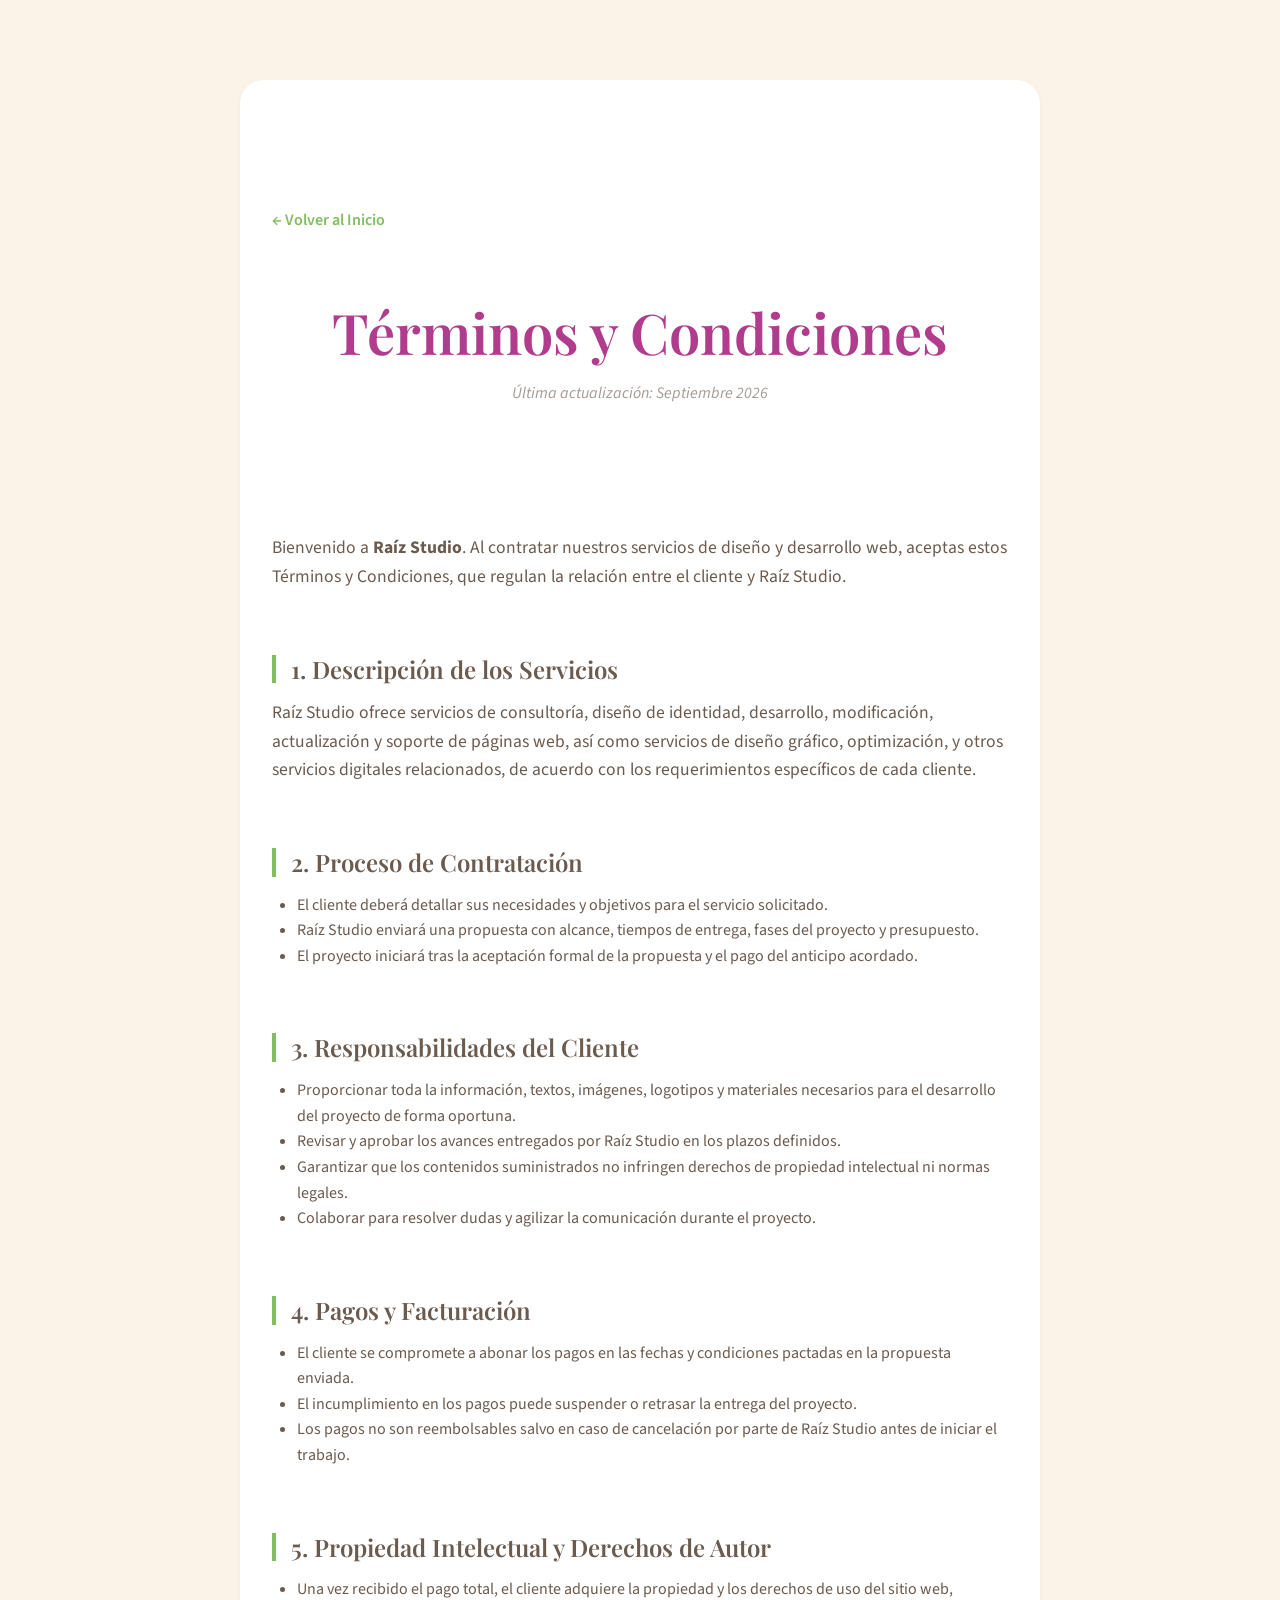
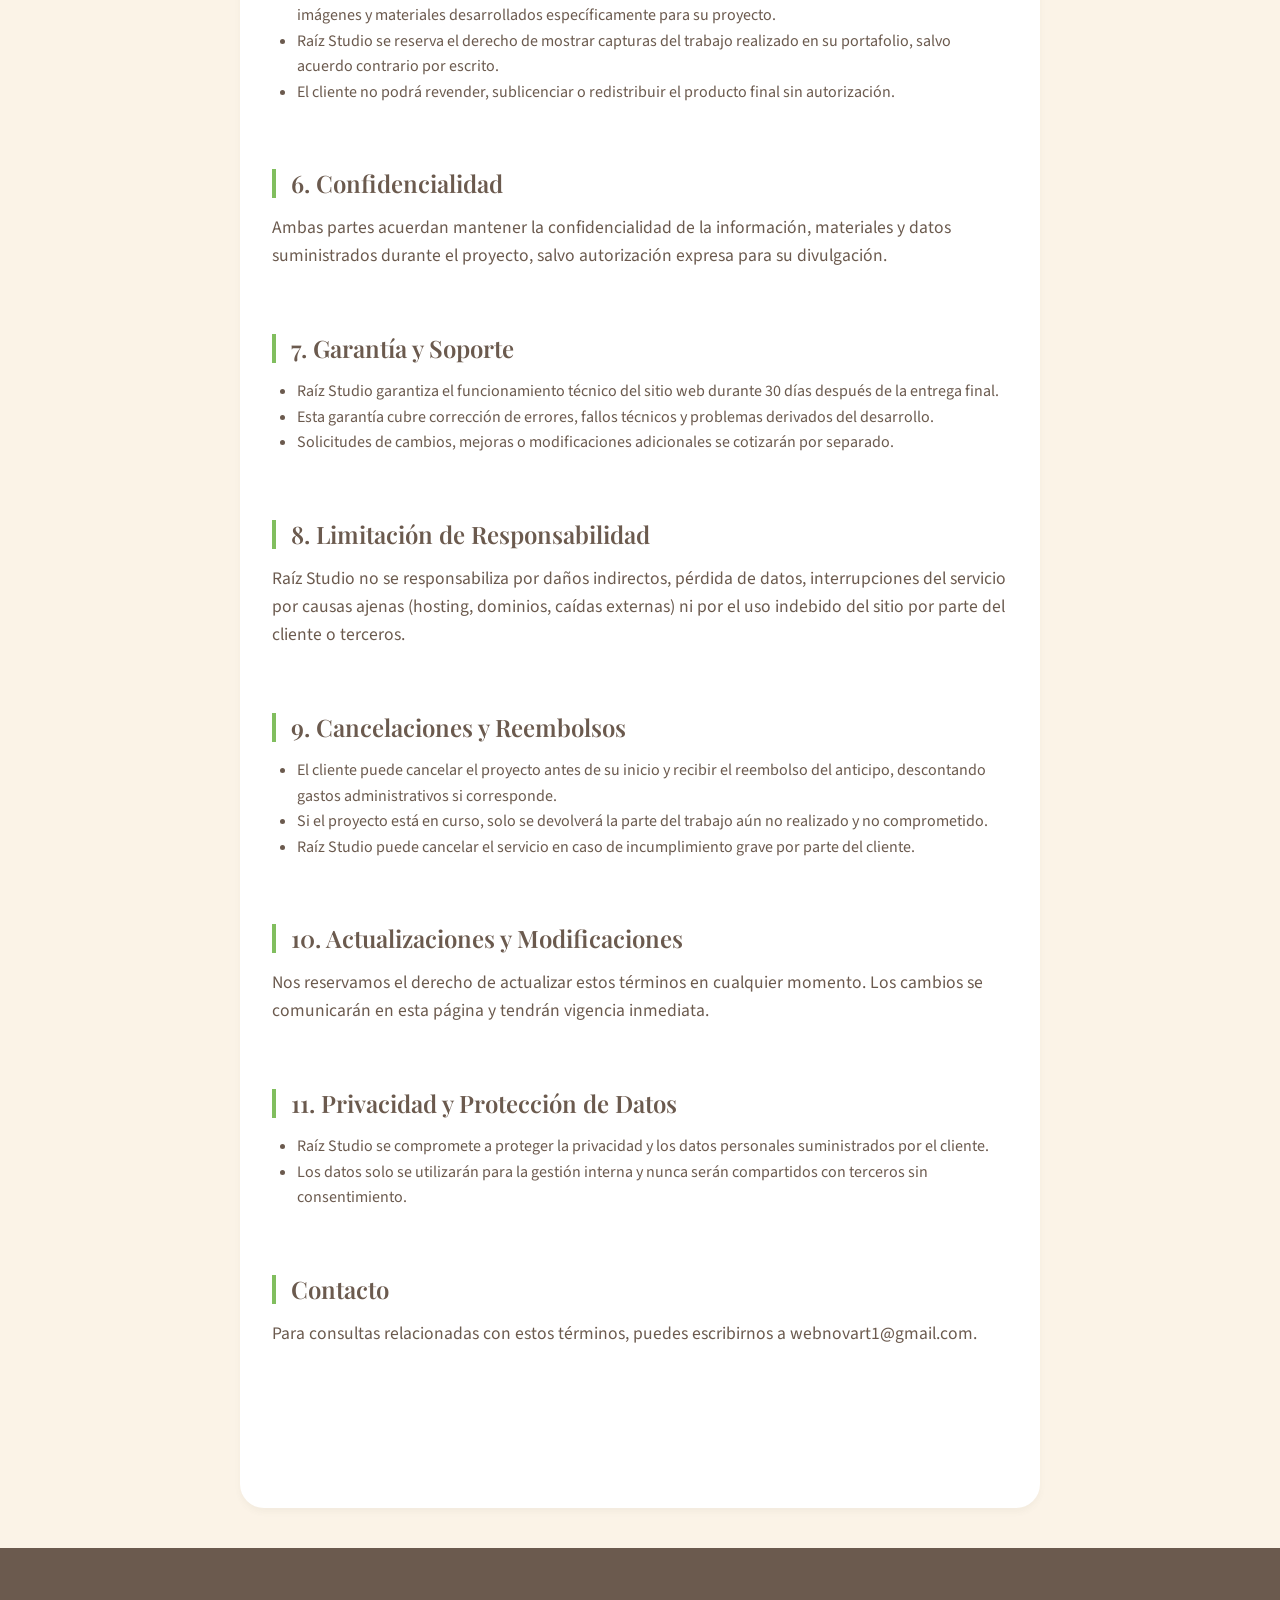
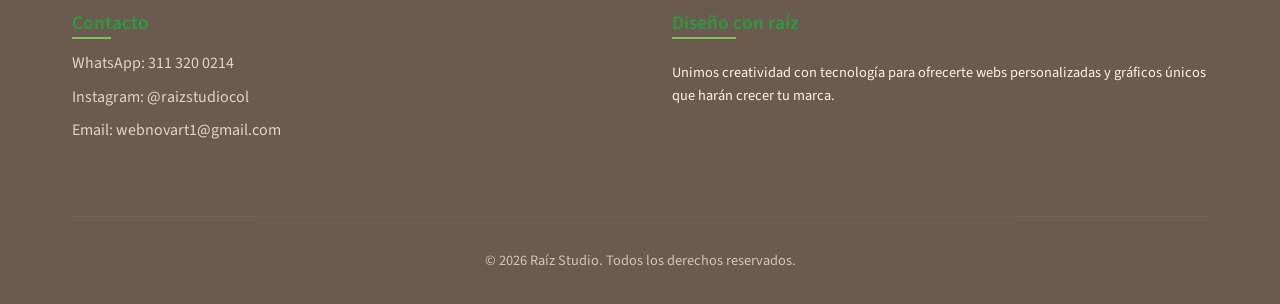
<file: terminos.html>
<!DOCTYPE html>
<html lang="es">

<head>
  <meta charset="UTF-8">
  <meta name="viewport" content="width=device-width, initial-scale=1.0">
  <title>Términos y Condiciones | Raíz Studio</title>
  <link rel="icon" href="assets/images/Raiz estudio.png" type="image/png">
  <link rel="preconnect" href="https://fonts.googleapis.com">
  <link rel="preconnect" href="https://fonts.gstatic.com" crossorigin>
  <link
    href="https://fonts.googleapis.com/css2?family=Playfair+Display:ital,wght@0,400;0,600;0,700;1,400&family=Source+Sans+3:ital,wght@0,400;0,600;1,400&display=swap"
    rel="stylesheet">
  <link rel="stylesheet" href="css/variables.css">
  <link rel="stylesheet" href="css/base.css">
  <link rel="stylesheet" href="css/footer.css">
  <style>
    .terms-container { max-width: 800px; margin: 80px auto 40px; padding: var(--spacing-xl) var(--spacing-md); background: var(--color-blanco); border-radius: var(--radius-lg); box-shadow: var(--shadow-sm); }
    .terms-container h1 { color: var(--color-durazno); text-align: center; margin-bottom: var(--spacing-sm); }
    .terms-container h2 { color: var(--color-tierra); font-size: 1.5rem; margin-top: var(--spacing-lg); margin-bottom: var(--spacing-sm); border-left: 4px solid var(--color-salvia); padding-left: 15px; }
    .terms-container ul { list-style-type: disc; padding-left: 25px; margin-bottom: var(--spacing-md); }
    .updated { text-align: center; color: var(--color-tierra); opacity: 0.6; margin-bottom: var(--spacing-xl); font-style: italic; }
    .back-link { display: inline-block; margin-bottom: var(--spacing-lg); color: var(--color-salvia); font-weight: 600; }
  </style>
</head>

<body>

  <div class="container terms-container">
    <a href="index.html" class="back-link">← Volver al Inicio</a>

    <h1>Términos y Condiciones</h1>
    <div class="updated">Última actualización: Septiembre 2026</div>

    <p>Bienvenido a <b>Raíz Studio</b>. Al contratar nuestros servicios de diseño y desarrollo web, aceptas estos Términos y Condiciones, que regulan la relación entre el cliente y Raíz Studio.</p>

    <h2>1. Descripción de los Servicios</h2>
    <p>Raíz Studio ofrece servicios de consultoría, diseño de identidad, desarrollo, modificación, actualización y soporte de páginas web, así como servicios de diseño gráfico, optimización, y otros servicios digitales relacionados, de acuerdo con los requerimientos específicos de cada cliente.</p>

    <h2>2. Proceso de Contratación</h2>
    <ul>
      <li>El cliente deberá detallar sus necesidades y objetivos para el servicio solicitado.</li>
      <li>Raíz Studio enviará una propuesta con alcance, tiempos de entrega, fases del proyecto y presupuesto.</li>
      <li>El proyecto iniciará tras la aceptación formal de la propuesta y el pago del anticipo acordado.</li>
    </ul>

    <h2>3. Responsabilidades del Cliente</h2>
    <ul>
      <li>Proporcionar toda la información, textos, imágenes, logotipos y materiales necesarios para el desarrollo del proyecto de forma oportuna.</li>
      <li>Revisar y aprobar los avances entregados por Raíz Studio en los plazos definidos.</li>
      <li>Garantizar que los contenidos suministrados no infringen derechos de propiedad intelectual ni normas legales.</li>
      <li>Colaborar para resolver dudas y agilizar la comunicación durante el proyecto.</li>
    </ul>

    <h2>4. Pagos y Facturación</h2>
    <ul>
      <li>El cliente se compromete a abonar los pagos en las fechas y condiciones pactadas en la propuesta enviada.</li>
      <li>El incumplimiento en los pagos puede suspender o retrasar la entrega del proyecto.</li>
      <li>Los pagos no son reembolsables salvo en caso de cancelación por parte de Raíz Studio antes de iniciar el trabajo.</li>
    </ul>

    <h2>5. Propiedad Intelectual y Derechos de Autor</h2>
    <ul>
      <li>Una vez recibido el pago total, el cliente adquiere la propiedad y los derechos de uso del sitio web, imágenes y materiales desarrollados específicamente para su proyecto.</li>
      <li>Raíz Studio se reserva el derecho de mostrar capturas del trabajo realizado en su portafolio, salvo acuerdo contrario por escrito.</li>
      <li>El cliente no podrá revender, sublicenciar o redistribuir el producto final sin autorización.</li>
    </ul>

    <h2>6. Confidencialidad</h2>
    <p>Ambas partes acuerdan mantener la confidencialidad de la información, materiales y datos suministrados durante el proyecto, salvo autorización expresa para su divulgación.</p>

    <h2>7. Garantía y Soporte</h2>
    <ul>
      <li>Raíz Studio garantiza el funcionamiento técnico del sitio web durante 30 días después de la entrega final.</li>
      <li>Esta garantía cubre corrección de errores, fallos técnicos y problemas derivados del desarrollo.</li>
      <li>Solicitudes de cambios, mejoras o modificaciones adicionales se cotizarán por separado.</li>
    </ul>

    <h2>8. Limitación de Responsabilidad</h2>
    <p>Raíz Studio no se responsabiliza por daños indirectos, pérdida de datos, interrupciones del servicio por causas ajenas (hosting, dominios, caídas externas) ni por el uso indebido del sitio por parte del cliente o terceros.</p>

    <h2>9. Cancelaciones y Reembolsos</h2>
    <ul>
      <li>El cliente puede cancelar el proyecto antes de su inicio y recibir el reembolso del anticipo, descontando gastos administrativos si corresponde.</li>
      <li>Si el proyecto está en curso, solo se devolverá la parte del trabajo aún no realizado y no comprometido.</li>
      <li>Raíz Studio puede cancelar el servicio en caso de incumplimiento grave por parte del cliente.</li>
    </ul>

    <h2>10. Actualizaciones y Modificaciones</h2>
    <p>Nos reservamos el derecho de actualizar estos términos en cualquier momento. Los cambios se comunicarán en esta página y tendrán vigencia inmediata.</p>

    <h2>11. Privacidad y Protección de Datos</h2>
    <ul>
      <li>Raíz Studio se compromete a proteger la privacidad y los datos personales suministrados por el cliente.</li>
      <li>Los datos solo se utilizarán para la gestión interna y nunca serán compartidos con terceros sin consentimiento.</li>
    </ul>

    <h2>Contacto</h2>
    <p>Para consultas relacionadas con estos términos, puedes escribirnos a <a href="mailto:webnovart1@gmail.com">webnovart1@gmail.com</a>.</p>
  </div>

  <footer>
    <div class="container">
      <div class="footer-grid">
        <div class="footer-section">
          <h3>Contacto</h3>
          <ul>
            <li><a href="https://wa.me/3113200214">WhatsApp: 311 320 0214</a></li>
            <li><a href="https://www.instagram.com/raizstudiocol?stkn=OHVyb2treWM5emw1" target="_blank" rel="noopener noreferrer">Instagram: @raizstudiocol</a></li>
            <li><a href="mailto:webnovart1@gmail.com">Email: webnovart1@gmail.com</a></li>
          </ul>
        </div>
        <div class="footer-section">
          <h3>Diseño con raíz</h3>
          <p style="font-size: 0.9rem; margin-top: 10px;">Unimos creatividad con tecnología para ofrecerte webs personalizadas y gráficos únicos que harán crecer tu marca.</p>
        </div>
      </div>
      <div class="copyright">
        &copy; 2026 Raíz Studio. Todos los derechos reservados.
      </div>
    </div>
  </footer>

</body>

</html>
</file>
<file: css/variables.css>
/* Updated color variables to match new logo: purple #b13c8e, dark green #2d9b41, light green #81be5e
   Coffee/brown (--color-tierra) and background (--color-crema) are preserved as requested */
:root {
  /* Paleta de Colores Pastel */
  --color-crema: #FBF3E7;
  --color-salvia: #81be5e; /* light green del logo */
  --color-durazno: #b13c8e; /* morado del logo */
  --color-mantequilla: #2d9b41; /* verde oscuro del logo */
  --color-tierra: #6B5A4E;
  --color-blanco: #ffffff;
  --color-tierra-transparente: rgba(107, 90, 78, 0.1);

  /* Tipografía */
  --font-serif: 'Playfair Display', serif;
  --font-sans: 'Source Sans 3', sans-serif;

  /* Sombras y Transiciones */
  --shadow-sm: 0 4px 6px rgba(107, 90, 78, 0.05);
  --shadow-md: 0 10px 20px rgba(107, 90, 78, 0.08);
  --shadow-lg: 0 20px 40px rgba(107, 90, 78, 0.12);
  --transition-fast: 0.2s ease;
  --transition-normal: 0.4s cubic-bezier(0.25, 0.8, 0.25, 1);
  --transition-slow: 0.8s cubic-bezier(0.22, 1, 0.36, 1);

  /* Espaciado */
  --spacing-xs: 0.5rem;
  --spacing-sm: 1rem;
  --spacing-md: 2rem;
  --spacing-lg: 4rem;
  --spacing-xl: 8rem;

  /* Radios de borde */
  --radius-sm: 8px;
  --radius-md: 16px;
  --radius-lg: 24px;
  --radius-full: 9999px;
}

/* Base font sizes for rem scaling */
html {
  font-size: 16px;
  scroll-behavior: smooth;
}

@media (max-width: 768px) {
  html {
    font-size: 14px;
  }
}

/*-- campo de index interactivo--*/
.mobile-optimized {
  background: rgba(183, 203, 174, 0.15);
  border-radius: var(--radius-lg);
  padding: var(--spacing-lg) var(--spacing-md);
  margin: var(--spacing-lg) auto;
  max-width: 1200px;
}

.mobile-optimized-content {
  display: flex;
  align-items: center;
  gap: var(--spacing-lg);
  flex-wrap: wrap;
  justify-content: center;
}

.mobile-text {
  max-width: 500px;
}

.mobile-text h2 {
  color: var(--color-tierra);
  margin-bottom: var(--spacing-sm);
  font-size: 2rem;
}

.mobile-text .check {
  color: var(--color-salvia);
  font-weight: bold;
  margin-right: 5px;
}

.mobile-mockup {
  position: relative;
  width: 270px;
  height: 540px;
  display: flex;
  align-items: center;
  justify-content: center;
}

.phone-frame {
  width: 250px;
  height: 500px;
  border-radius: 38px;
  border: 8px solid var(--color-tierra);
  background: var(--color-tierra);
  box-shadow: var(--shadow-lg);
  overflow: hidden;
  position: relative;
}

.phone-frame iframe {
  width: 100%;
  height: 100%;
  border: none;
  border-radius: 30px;
  background: var(--color-crema);
}

.phone-glow {
  position: absolute;
  z-index: -1;
  width: 255px;
  height: 510px;
  left: 0;
  top: 0;
  border-radius: 40px;
  /* updated to use light green and purple tones for glow */
  box-shadow: 0 0 30px rgba(129, 190, 94, 0.5), 0 0 15px rgba(177, 60, 142, 0.4);
  pointer-events: none;
}

.immersive-experience {
  max-width: 1200px;
  margin: var(--spacing-lg) auto;
  text-align: center;
  padding: 0 var(--spacing-md);
}

.interactive-row {
  display: flex;
  flex-wrap: wrap;
  gap: var(--spacing-md);
  justify-content: center;
  margin-top: var(--spacing-md);
}

.immersive-item {
  background: var(--color-blanco);
  border-radius: var(--radius-md);
  padding: var(--spacing-md);
  box-shadow: var(--shadow-md);
  min-width: 200px;
  max-width: 220px;
  display: flex;
  flex-direction: column;
  align-items: center;
  justify-content: center;
  gap: var(--spacing-xs);
  position: relative;
  transition: transform 0.3s ease;
}

.immersive-item span {
  font-weight: 600;
  color: var(--color-tierra);
}

#draw-canvas {
  background: var(--color-crema);
  border-radius: var(--radius-sm);
  border: 1px solid var(--color-tierra-transparente);
  cursor: crosshair;
}

.particle {
  position: absolute;
  width: 9px;
  height: 9px;
  border-radius: 50%;
  background: var(--color-durazno);
  pointer-events: none;
}

.flip-card {
  width: 150px;
  height: 100px;
  perspective: 1000px;
  cursor: pointer;
  margin: 0 auto;
}

.flip-card-inner {
  position: relative;
  width: 100%;
  height: 100%;
  text-align: center;
  transition: transform 0.6s;
  transform-style: preserve-3d;
}

.flip-card.flipped .flip-card-inner {
  transform: rotateY(180deg);
}

.flip-card-front,
.flip-card-back {
  position: absolute;
  width: 100%;
  height: 100%;
  -webkit-backface-visibility: hidden;
  backface-visibility: hidden;
  border-radius: var(--radius-sm);
  display: flex;
  flex-direction: column;
  align-items: center;
  justify-content: center;
  padding: 8px;
  font-size: 0.85rem;
}

.flip-card-front {
  background: rgba(129, 190, 94, 0.4);
  color: var(--color-tierra);
}

.flip-card-back {
  background: rgba(177, 60, 142, 0.6);
  color: var(--color-tierra);
  transform: rotateY(180deg);
}

/* Estilos corregidos para el Modo Oscuro */
body.dark-mode {
  background-color: #1a1d24 !important;
  color: #f4f4f4 !important;
}

body.dark-mode .card,
body.dark-mode .service-card,
body.dark-mode .immersive-item,
body.dark-mode .mobile-optimized {
  background-color: #232730 !important;
  color: #f4f4f4 !important;
  box-shadow: 0 4px 20px rgba(0, 0, 0, 0.5) !important;
}

body.dark-mode h1,
body.dark-mode h2,
body.dark-mode h3,
body.dark-mode p,
body.dark-mode span,
body.dark-mode strong {
  color: #f4f4f4 !important;
}

body.dark-mode .flip-card-front {
  background: #323846 !important;
  color: #f4f4f4 !important;
}

body.dark-mode .flip-card-back {
  background: #403631 !important;
  color: #f4f4f4 !important;
}

body.dark-mode #draw-canvas {
  background: #2a2f3d !important;
  border-color: #444 !important;
}

@media (max-width: 767px) {
  .mobile-optimized {
    display: none !important;
  }
}
</file>
<file: css/base.css>
* {
  margin: 0;
  padding: 0;
  box-sizing: border-box;
}

body {
  font-family: var(--font-sans);
  background-color: var(--color-crema);
  color: var(--color-tierra);
  line-height: 1.6;
  overflow-x: hidden;
}

h1, h2, h3, h4, h5, h6 {
  font-family: var(--font-serif);
  font-weight: 600;
  line-height: 1.2;
  margin-bottom: var(--spacing-sm);
}

h1 { font-size: 3.5rem; }
h2 { font-size: 2.5rem; }
h3 { font-size: 1.75rem; }

p {
  margin-bottom: var(--spacing-md);
  font-size: 1.1rem;
}

a {
  color: var(--color-tierra);
  text-decoration: none;
  transition: var(--transition-fast);
}

img {
  max-width: 100%;
  height: auto;
  display: block;
}

ul {
  list-style: none;
}

/* Utilities */
.container {
  width: 100%;
  max-width: 1200px;
  margin: 0 auto;
  padding: 0 var(--spacing-md);
}

.text-center { text-align: center; }
.section-padding { padding: var(--spacing-xl) 0; }
</file>
<file: css/components.css>
/* Buttons */
.btn {
  display: inline-block;
  padding: 0.8rem 1.8rem;
  border-radius: var(--radius-full);
  font-family: var(--font-sans);
  font-weight: 600;
  font-size: 1rem;
  text-align: center;
  cursor: pointer;
  border: none;
  transition: var(--transition-normal);
  text-decoration: none;
}

.btn-primary {
  background-color: var(--color-durazno);
  color: var(--color-crema);
  box-shadow: var(--shadow-sm);
}

.btn-primary:hover {
  transform: translateY(-2px);
  box-shadow: var(--shadow-md);
  background-color: #962f78;
}

.btn-secondary {
  background-color: var(--color-salvia);
  color: var(--color-blanco);
  box-shadow: var(--shadow-sm);
}

.btn-secondary:hover {
  transform: translateY(-2px);
  box-shadow: var(--shadow-md);
  filter: brightness(1.05);
}

.btn-outline {
  background-color: transparent;
  border: 2px solid var(--color-tierra);
  color: var(--color-tierra);
}

.btn-outline:hover {
  background-color: var(--color-tierra);
  color: var(--color-crema);
}

/* Cards */
.card {
  background-color: var(--color-blanco);
  border-radius: var(--radius-lg);
  padding: var(--spacing-md);
  box-shadow: var(--shadow-md);
  transition: var(--transition-normal);
  position: relative;
  overflow: hidden;
}

/* Badges */
.badge {
  display: inline-block;
  padding: 0.25rem 0.75rem;
  border-radius: var(--radius-full);
  font-size: 0.8rem;
  font-weight: 600;
  text-transform: uppercase;
  letter-spacing: 1px;
}

.badge-popular {
  background-color: var(--color-mantequilla);
  color: var(--color-tierra);
}

/* Modal */
.modal-overlay {
  position: fixed;
  top: 0;
  left: 0;
  width: 100%;
  height: 100%;
  background-color: rgba(107, 90, 78, 0.8);
  backdrop-filter: blur(5px);
  z-index: 1000;
  opacity: 0;
  visibility: hidden;
  transition: var(--transition-normal);
  display: flex;
  align-items: center;
  justify-content: center;
}

.modal-overlay.active {
  opacity: 1;
  visibility: visible;
}

.modal-content {
  background-color: var(--color-crema);
  border-radius: var(--radius-lg);
  width: 90%;
  max-width: 900px;
  max-height: 90vh;
  overflow-y: auto;
  position: relative;
  transform: translateY(20px) scale(0.95);
  transition: var(--transition-normal);
  opacity: 0;
  box-shadow: var(--shadow-lg);
}

.modal-overlay.active .modal-content {
  transform: translateY(0) scale(1);
  opacity: 1;
}

.modal-close {
  position: absolute;
  top: 20px;
  right: 20px;
  background: var(--color-tierra-transparente);
  border: none;
  width: 40px;
  height: 40px;
  border-radius: 50%;
  font-size: 1.5rem;
  color: var(--color-tierra);
  cursor: pointer;
  display: flex;
  align-items: center;
  justify-content: center;
  transition: var(--transition-fast);
  z-index: 10;
}

.modal-close:hover {
  background: var(--color-tierra);
  color: var(--color-crema);
  transform: rotate(90deg);
}

/* Accordion (FAQ) */
.accordion-item {
  border-bottom: 1px solid var(--color-tierra-transparente);
  margin-bottom: var(--spacing-xs);
  border-radius: var(--radius-md);
  overflow: hidden;
}

.accordion-header {
  padding: var(--spacing-sm) var(--spacing-md);
  cursor: pointer;
  display: flex;
  justify-content: space-between;
  align-items: center;
  background-color: var(--color-crema);
  transition: var(--transition-fast);
}

.accordion-header h3 {
  margin-bottom: 0;
  font-size: 1.2rem;
  font-family: var(--font-sans);
}

.accordion-icon {
  font-size: 1.5rem;
  transition: var(--transition-normal);
  color: var(--color-salvia);
}

.accordion-item.active .accordion-icon {
  transform: rotate(45deg);
  color: var(--color-durazno);
}

.accordion-content {
  max-height: 0;
  overflow: hidden;
  transition: max-height 0.4s cubic-bezier(0.25, 0.8, 0.25, 1), padding 0.4s ease;
  background-color: rgba(129, 190, 94, 0.1);
}

.accordion-item.active .accordion-content {
  padding: var(--spacing-md);
  max-height: 500px;
}

/* Improve readability of the contact option buttons on the purple hover state. */
.chat-option-btn:hover,
.chat-option-btn:focus-visible,
.chat-option-btn:active {
  color: var(--color-crema) !important;
  background-color: #962f78 !important;
  border-color: #962f78 !important;
}
</file>
<file: css/sections.css>
/* Navbar */
.navbar {
  position: fixed;
  top: 0;
  left: 0;
  width: 100%;
  padding: var(--spacing-sm) var(--spacing-md);
  display: flex;
  justify-content: space-between;
  align-items: center;
  z-index: 100;
  transition: var(--transition-normal);
  background-color: transparent;
}

.navbar.scrolled {
  background-color: rgba(251, 243, 231, 0.95);
  backdrop-filter: blur(10px);
  box-shadow: var(--shadow-sm);
  padding: var(--spacing-xs) var(--spacing-md);
}

.nav-logo {
  font-family: var(--font-serif);
  font-size: 1.5rem;
  font-weight: 700;
  color: var(--color-tierra);
  display: flex;
  align-items: center;
}

.nav-logo img {
  height: 40px;
  width: auto;
}

.nav-links {
  display: flex;
  gap: var(--spacing-md);
}

.nav-links a {
  font-weight: 600;
  position: relative;
}

.nav-links a::after {
  content: '';
  position: absolute;
  bottom: -4px;
  left: 0;
  width: 0;
  height: 2px;
  background-color: var(--color-salvia);
  transition: var(--transition-normal);
}

.nav-links a:hover::after, .nav-links a.active::after {
  width: 100%;
}

.hamburger {
  display: none;
  background: none;
  border: none;
  cursor: pointer;
  padding: 5px;
}

.hamburger-line {
  display: block;
  width: 25px;
  height: 3px;
  margin: 5px 0;
  background-color: var(--color-tierra);
  transition: var(--transition-fast);
}

/* Hero Section */
.hero {
  min-height: 100vh;
  display: flex;
  align-items: center;
  justify-content: center;
  position: relative;
  overflow: hidden;
  background: radial-gradient(circle at center, var(--color-crema) 0%, rgba(183, 203, 174, 0.2) 100%);
}

.hero-content {
  text-align: center;
  z-index: 10;
  max-width: 800px;
}

.hero-title {
  font-size: 4.5rem;
  margin-bottom: var(--spacing-md);
  color: var(--color-tierra);
  opacity: 0;
}

.hero-logo {
  max-width: 400px;
  width: 80%;
  height: auto;
  margin: 0 auto var(--spacing-md);
  display: block;
  opacity: 0;
}

.hero-subtitle {
  font-size: 1.5rem;
  color: var(--color-tierra);
  margin-bottom: var(--spacing-lg);
  opacity: 0;
}

#hero-canvas {
  position: absolute;
  top: 0;
  left: 0;
  width: 100%;
  height: 100%;
  z-index: 1;
  pointer-events: none;
}

/* About Section */
.about {
  background-color: var(--color-crema);
  position: relative;
}

.about-grid {
  display: grid;
  grid-template-columns: 1fr 1fr;
  gap: var(--spacing-xl);
  align-items: center;
}

.about-pillars {
  display: flex;
  flex-direction: column;
  gap: var(--spacing-md);
}

.pillar-card {
  padding: var(--spacing-md);
  border-radius: var(--radius-lg);
  background: var(--color-blanco);
  box-shadow: var(--shadow-sm);
  transform: translateY(30px);
  opacity: 0;
  transition: all 0.6s cubic-bezier(0.25, 0.8, 0.25, 1);
}

.pillar-card.reveal {
  transform: translateY(0);
  opacity: 1;
}

.pillar-1 { background-color: rgba(183, 203, 174, 0.3); }
.pillar-2 { background-color: var(--color-crema); border: 1px solid rgba(107, 90, 78, 0.2); }
.pillar-3 { background-color: rgba(242, 217, 161, 0.3); }

.about-image-container {
  position: relative;
  border-radius: 40% 60% 70% 30% / 40% 50% 60% 50%;
  overflow: hidden;
  border: 4px solid var(--color-tierra);
  aspect-ratio: 1;
  animation: morph 8s ease-in-out infinite;
}

.about-image-container img {
  width: 100%;
  height: 100%;
  object-fit: cover;
}

@keyframes morph {
  0%, 100% { border-radius: 40% 60% 70% 30% / 40% 50% 60% 50%; }
  34% { border-radius: 70% 30% 50% 50% / 30% 30% 70% 70%; }
  67% { border-radius: 100% 60% 60% 100% / 100% 100% 60% 60%; }
}

/* Services Section */
.services {
  background-color: rgba(183, 203, 174, 0.1);
}

.services-grid {
  display: grid;
  grid-template-columns: repeat(auto-fit, minmax(280px, 1fr));
  gap: var(--spacing-lg);
  perspective: 1000px;
}

/* Make service cards top-aligned and remove paragraph stretch to avoid large empty spaces */
.service-card {
  transform-style: preserve-3d;
  background-color: var(--color-blanco);
  height: 100%;
  display: flex;
  flex-direction: column;
  padding: var(--spacing-md);
  gap: var(--spacing-sm);
  justify-content: flex-start;
}

.service-icon {
  width: 60px;
  height: 60px;
  background-color: var(--color-durazno);
  border-radius: 50%;
  display: flex;
  align-items: center;
  justify-content: center;
  margin-bottom: var(--spacing-sm);
  color: var(--color-tierra);
  font-size: 1.5rem;
  transform: translateZ(30px);
}

.service-card h3 {
  transform: translateZ(20px);
}

/* Prevent the paragraph from growing to fill the card */
.service-card p {
  transform: translateZ(10px);
  flex-grow: 0;
  margin-bottom: 0;
}

.service-deliverables {
  margin-top: var(--spacing-sm);
  max-height: 0;
  overflow: hidden;
  opacity: 0;
  transition: max-height 0.5s ease, opacity 0.4s ease, margin-top 0.4s ease;
  transform: translateZ(15px);
}

/* Allow every service, including Tienda Raíz, to show its complete list. */
.service-card:hover .service-deliverables {
  max-height: 600px;
  opacity: 1;
  margin-top: var(--spacing-md);
}

.service-deliverables li {
  position: relative;
  padding-left: 20px;
  margin-bottom: 5px;
  font-size: 0.9rem;
}

.service-deliverables li::before {
  content: '🌱';
  position: absolute;
  left: 0;
  font-size: 0.8rem;
}

/* Portfolio Section */
.portfolio {
  background-color: var(--color-crema);
}

.portfolio-header {
  text-align: center;
  margin-bottom: var(--spacing-lg);
}

.portfolio-grid {
  display: grid;
  grid-template-columns: repeat(auto-fill, minmax(320px, 1fr));
  gap: var(--spacing-md);
}

.portfolio-item {
  position: relative;
  border-radius: var(--radius-md);
  overflow: hidden;
  cursor: pointer;
  aspect-ratio: 4/3;
}

.portfolio-item img {
  width: 100%;
  height: 100%;
  object-fit: contain;
  background-color: var(--color-blanco);
  transition: transform 0.6s ease;
}

.portfolio-overlay {
  position: absolute;
  top: 0;
  left: 0;
  width: 100%;
  height: 100%;
  background: linear-gradient(to top, rgba(107, 90, 78, 0.9), rgba(107, 90, 78, 0.2));
  display: flex;
  flex-direction: column;
  justify-content: flex-end;
  padding: var(--spacing-md);
  opacity: 0;
  transition: opacity 0.4s ease;
}

.portfolio-item:hover img { transform: scale(1.05); }
.portfolio-item:hover .portfolio-overlay { opacity: 1; }

.portfolio-overlay h3 {
  color: var(--color-crema);
  margin-bottom: 5px;
  transform: translateY(20px);
  transition: transform 0.4s ease;
}

.portfolio-overlay p {
  color: var(--color-mantequilla);
  margin-bottom: 0;
  transform: translateY(20px);
  transition: transform 0.4s ease 0.1s;
}

.portfolio-item:hover .portfolio-overlay h3,
.portfolio-item:hover .portfolio-overlay p { transform: translateY(0); }

/* Modal specific for portfolio */
.case-study-header {
  height: 300px;
  position: relative;
  overflow: hidden;
  border-radius: var(--radius-lg) var(--radius-lg) 0 0;
}

.case-study-header img {
  width: 100%;
  height: 100%;
  object-fit: contain;
  background-color: var(--color-blanco);
}

.case-study-body { padding: var(--spacing-lg); }

.case-study-tags {
  display: flex;
  gap: var(--spacing-xs);
  margin-bottom: var(--spacing-md);
}

.case-study-gallery {
  display: grid;
  grid-template-columns: repeat(auto-fit, minmax(200px, 1fr));
  gap: var(--spacing-sm);
  margin-top: var(--spacing-md);
}

.case-study-gallery img {
  border-radius: var(--radius-sm);
  aspect-ratio: 1;
  width: 100%;
  height: 100%;
  object-fit: contain;
  background-color: var(--color-blanco);
  box-shadow: var(--shadow-sm);
  transition: transform 0.3s ease, box-shadow 0.3s ease;
}

.case-study-gallery img:hover {
  transform: scale(1.05);
  box-shadow: var(--shadow-md);
  z-index: 2;
  position: relative;
}

/* Contact / Chat Widget */
.contact { background-color: rgba(239, 195, 172, 0.1); }

.chat-widget {
  max-width: 600px;
  margin: 0 auto;
  background: var(--color-blanco);
  border-radius: var(--radius-lg);
  box-shadow: var(--shadow-lg);
  overflow: hidden;
  display: flex;
  flex-direction: column;
  height: 500px;
}

.chat-header {
  background-color: var(--color-tierra);
  color: var(--color-crema);
  padding: var(--spacing-md);
  display: flex;
  align-items: center;
  gap: var(--spacing-sm);
}

.chat-avatar {
  width: 40px;
  height: 40px;
  background-color: var(--color-crema);
  border-radius: 50%;
  display: flex;
  align-items: center;
  justify-content: center;
  font-size: 1.2rem;
}

.chat-messages {
  flex-grow: 1;
  padding: var(--spacing-md);
  overflow-y: auto;
  display: flex;
  flex-direction: column;
  gap: var(--spacing-sm);
}

.message {
  max-width: 80%;
  padding: 12px 16px;
  border-radius: 18px;
  animation: popIn 0.3s cubic-bezier(0.175, 0.885, 0.32, 1.275);
}

@keyframes popIn {
  0% { transform: scale(0.8); opacity: 0; }
  100% { transform: scale(1); opacity: 1; }
}

.message.bot {
  align-self: flex-start;
  background-color: var(--color-crema);
  border-bottom-left-radius: 4px;
}

.message.user {
  align-self: flex-end;
  background-color: var(--color-durazno);
  color: var(--color-crema); /* antes era var(--color-tierra) */
  font-weight: 600;          /* opcional: hace el texto más legible */
  border-bottom-right-radius: 4px;
}

.chat-options {
  padding: var(--spacing-md);
  background-color: rgba(251, 243, 231, 0.5);
  border-top: 1px solid var(--color-tierra-transparente);
  display: flex;
  flex-direction: column;
  gap: var(--spacing-xs);
}

.chat-option-btn {
  background-color: var(--color-blanco);
  border: 1px solid var(--color-durazno);
  color: var(--color-tierra);
  padding: 10px 15px;
  border-radius: var(--radius-full);
  text-align: left;
  cursor: pointer;
  transition: var(--transition-fast);
}

.chat-option-btn:hover { background-color: var(--color-durazno); }

.typing-indicator {
  display: flex;
  gap: 4px;
  padding: 12px 16px;
  background-color: var(--color-crema);
  border-radius: 18px;
  border-bottom-left-radius: 4px;
  align-self: flex-start;
  width: fit-content;
}

.typing-dot { width: 6px; height: 6px; background-color: var(--color-tierra); border-radius: 50%; animation: typing 1.4s infinite ease-in-out both; }

.typing-dot:nth-child(1) { animation-delay: -0.32s; }
.typing-dot:nth-child(2) { animation-delay: -0.16s; }

@keyframes typing { 0%, 80%, 100% { transform: scale(0); } 40% { transform: scale(1); } }

/* FAQ Section */
.faq { max-width: 800px; margin: 0 auto; }

/* Responsive */
@media (max-width: 768px) {
  .hamburger { display: block; }
  .nav-links { position: fixed; top: 0; right: -100%; width: 80%; height: 100vh; background-color: var(--color-crema); flex-direction: column; padding: var(--spacing-xl) var(--spacing-md); transition: var(--transition-normal); box-shadow: -5px 0 15px rgba(0,0,0,0.1); }
  .nav-links.active { right: 0; }
  .about-grid { grid-template-columns: 1fr; }
  .hero-title { font-size: 3rem; }
}
</file>
<file: css/footer.css>
/* Footer */
footer {
  background-color: var(--color-tierra);
  color: var(--color-crema);
  padding: var(--spacing-lg) 0 var(--spacing-md);
}

.footer-grid {
  display: grid;
  grid-template-columns: repeat(auto-fit, minmax(250px, 1fr));
  gap: var(--spacing-lg);
  margin-bottom: var(--spacing-lg);
}

.footer-section h3 {
  color: var(--color-mantequilla);
  font-family: var(--font-sans);
  font-size: 1.2rem;
  margin-bottom: var(--spacing-sm);
  position: relative;
  display: inline-block;
}

.footer-section h3::after {
  content: '';
  position: absolute;
  left: 0;
  bottom: -4px;
  width: 50%;
  height: 2px;
  background-color: var(--color-salvia);
}

.footer-section ul li {
  margin-bottom: var(--spacing-xs);
  display: flex;
  align-items: center;
  gap: 10px;
}

.footer-section a {
  color: var(--color-crema);
  opacity: 0.8;
  transition: var(--transition-fast);
}

.footer-section a:hover {
  opacity: 1;
  color: var(--color-durazno);
  padding-left: 5px;
}

.footer-icon {
  width: 20px;
  height: 20px;
  fill: currentColor;
}

.copyright {
  text-align: center;
  padding-top: var(--spacing-md);
  border-top: 1px solid rgba(251, 243, 231, 0.1);
  font-size: 0.9rem;
  opacity: 0.7;
}
</file>
